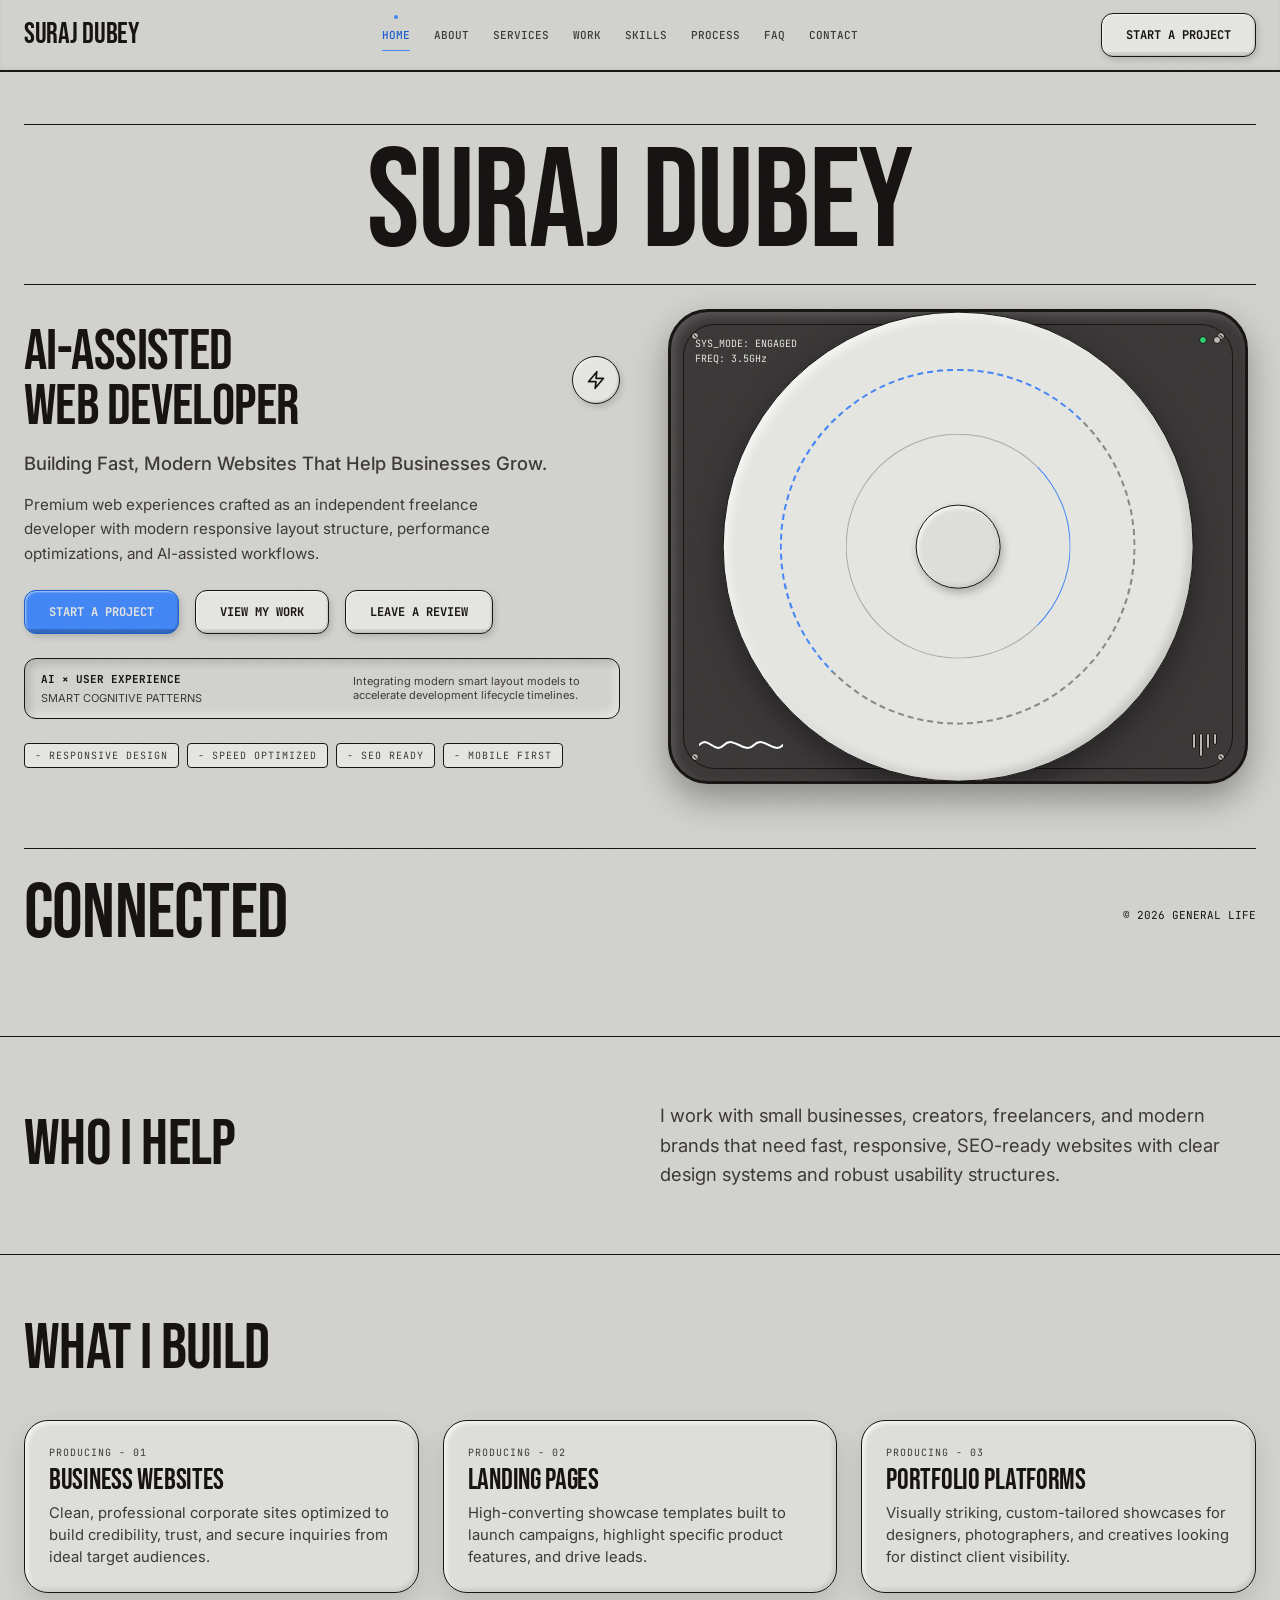
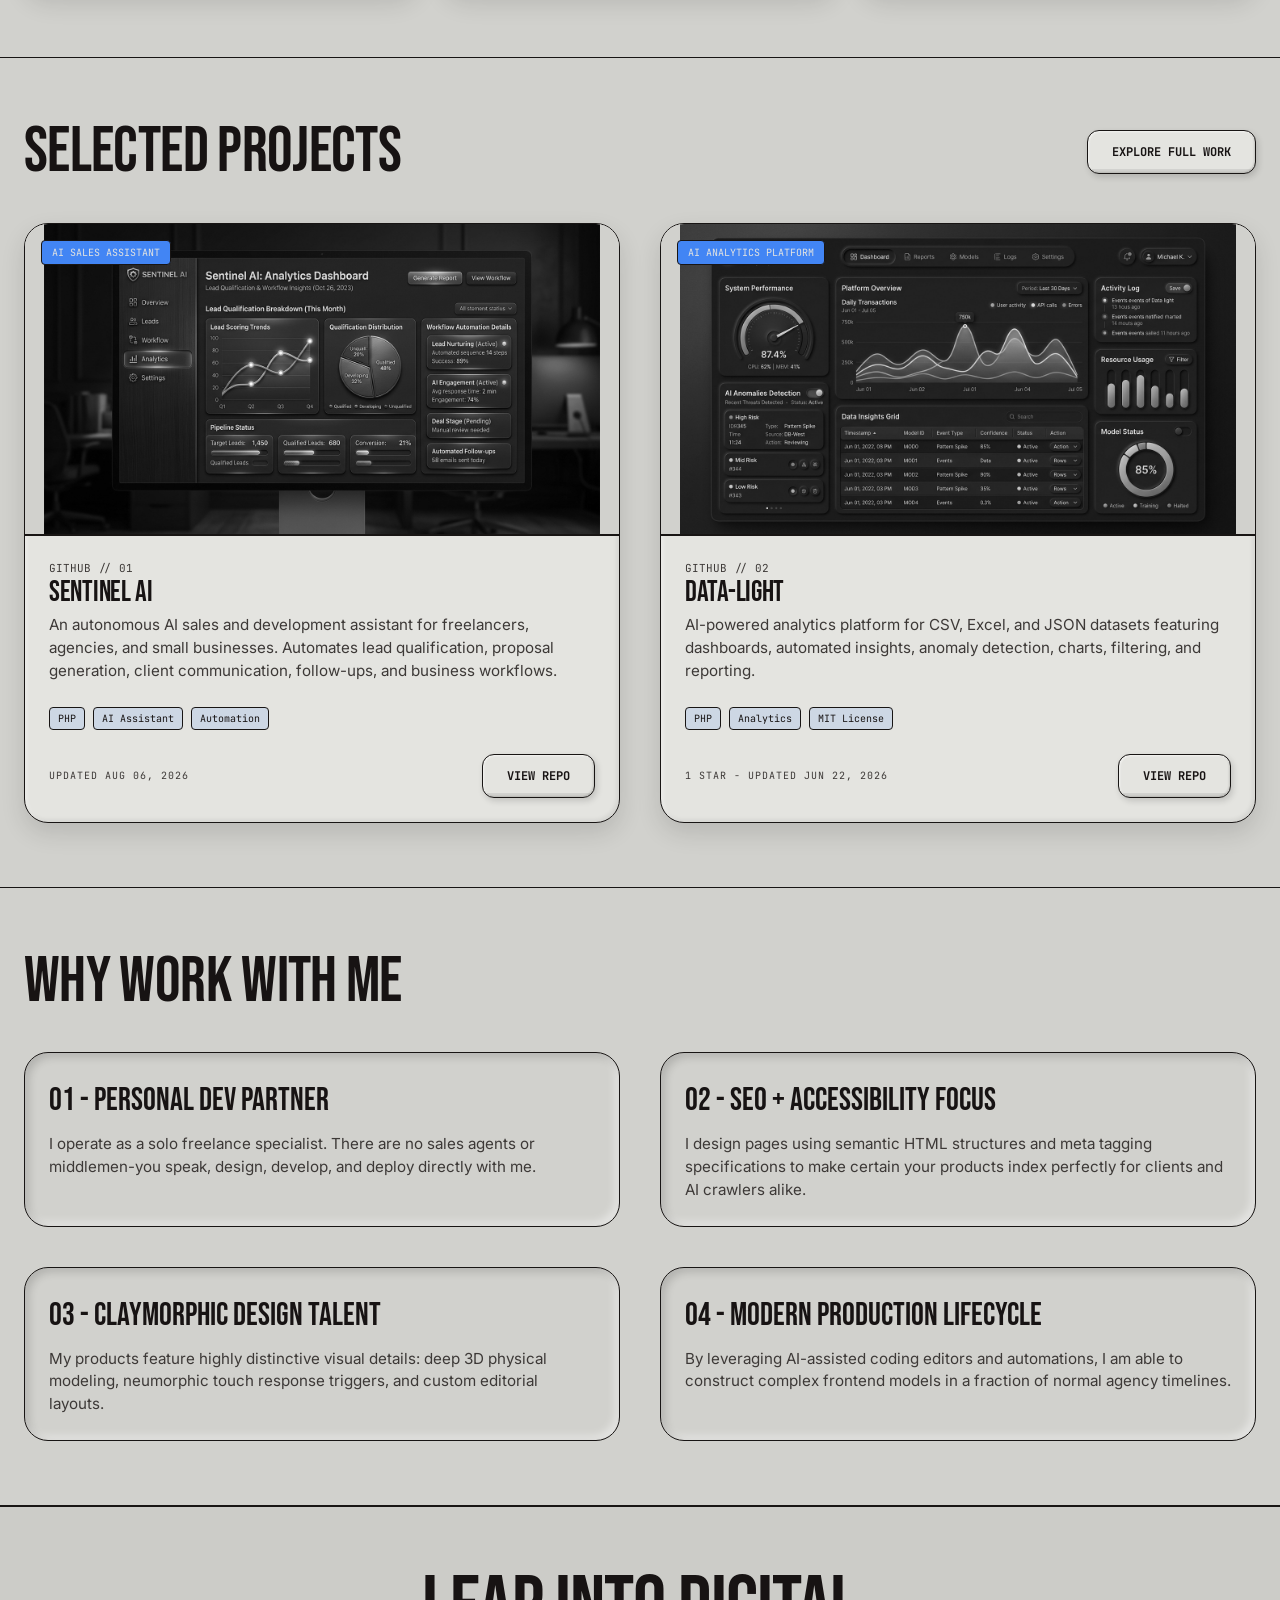
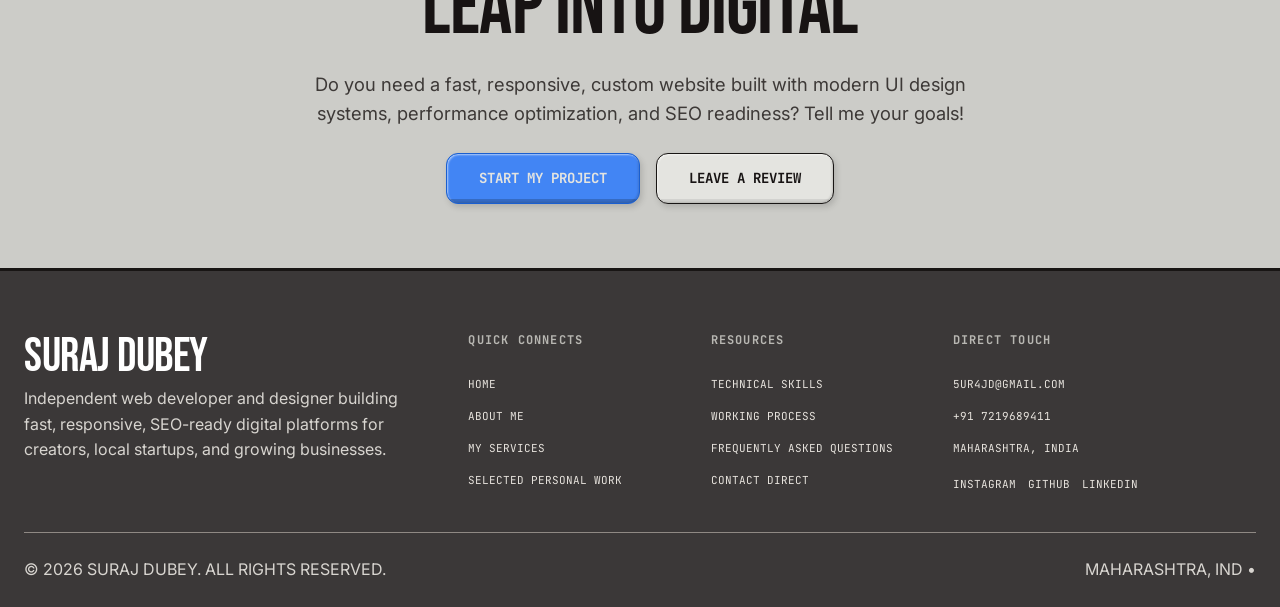
<file: index.html>
<!DOCTYPE html>
<html lang="en">
<head>
  <link rel="canonical" href="https://5ur4jd-dev.github.io/Mrsuraj/">
  <meta charset="UTF-8">
  <meta name="viewport" content="width=device-width, initial-scale=1.0">
  <title>Suraj Dubey | AI-Assisted Web Developer & UI Designer</title>
  
  <!-- Primary Meta Data (Traditional SEO) -->
  <meta name="description" content="Suraj Dubey builds fast, responsive, SEO-ready websites for businesses, creators, and modern brands using UI design, frontend development, automation, and AI-assisted workflows.">
  <meta name="keywords" content="Suraj Dubey, AI-Assisted Web Developer, Freelance Web Developer, Frontend Developer, UI/UX Designer, Web Developer Maharashtra, Website Designer India">
  <meta name="author" content="Suraj Dubey">
  
  <!-- Open Graph / Meta Metadata (GEO/AEO/MEO Search engines representation) -->
  <meta property="og:title" content="Suraj Dubey | AI-Assisted Web Developer & UI Designer">
  <meta property="og:description" content="Suraj Dubey builds fast, responsive, SEO-ready websites and modern interfaces for businesses using design systems, clean development, and automations.">
  <meta property="og:type" content="website">
  <meta property="og:url" content="https://5ur4jd-dev.github.io/Mrsuraj/">
  <meta property="og:image" content="https://5ur4jd-dev.github.io/Mrsuraj/og-image.jpg">
  <meta property="og:site_name" content="Suraj Dubey">

  <!-- Twitter Card Graphics Metadata -->
  <meta name="twitter:card" content="summary_large_image">
  <meta name="twitter:title" content="Suraj Dubey | AI-Assisted Web Developer & UI Designer">
  <meta name="twitter:description" content="Suraj Dubey builds fast, responsive, SEO-ready websites and modern interfaces for businesses using design systems, clean development, and automations.">
  <meta name="twitter:image" content="https://5ur4jd-dev.github.io/Mrsuraj/og-image.jpg">

  <!-- Theme Stylesheets -->
  <link rel="stylesheet" href="assets/css/style.css">
  <link rel="icon" type="image/png" href="assets/Images/favicon.png">

  <!-- Schema Markup (JSON-LD) for SEO/GEO/AEO Entity Recognition -->
  <script type="application/ld+json">
  {
    "@context": "https://schema.org",
    "@type": "Person",
    "name": "Suraj Dubey",
    "jobTitle": "AI-Assisted Web Developer",
    "description": "Suraj Dubey builds fast, responsive, SEO-ready websites for businesses, creators, and modern brands using UI/UX design, frontend development, automation, and AI-assisted workflows.",
    "address": {
      "@type": "PostalAddress",
      "addressLocality": "Maharashtra",
      "addressCountry": "India"
    },
    "email": "5ur4jd@gmail.com",
    "telephone": "+917219689411",
    "url": "https://5ur4jd-dev.github.io/Mrsuraj/",
    "sameAs": [
      "https://instagram.com/debugtheory",
      "https://github.com/5ur4jd-dev",
      "https://www.linkedin.com/in/suraj-dubey-6b16163ba"
    ]
  }
  </script>
</head>
<body>
  <a href="#main-content" class="skip-link">Skip to main content</a>

  <!-- Include semantic header -->
  <header class="site-header" id="site-header">
    <div class="container">
      <a href="index.html" class="site-logo" id="header-logo">
        <span>SURAJ DUBEY</span>
      </a>
      
      <button type="button" class="hamburger" id="mobile-nav-toggle" aria-label="Toggle navigation" aria-expanded="false" aria-controls="nav-menu-wrapper">
        <span></span>
        <span></span>
        <span></span></button>
      
      <nav class="nav-menu" id="nav-menu-wrapper" role="navigation" aria-label="Primary navigation">
        <a href="index.html" class="nav-link active">Home</a>
        <a href="about.html" class="nav-link">About</a>
        <a href="services.html" class="nav-link">Services</a>
        <a href="work.html" class="nav-link">Work</a>
        <a href="skills.html" class="nav-link">Skills</a>
        <a href="process.html" class="nav-link">Process</a>
        <a href="faq.html" class="nav-link">FAQ</a>
        <a href="contact.html" class="nav-link">Contact</a>
      </nav>
      
      <a href="start-project.html" class="btn-physical btn-magnetic" id="header-cta-btn">Start a Project</a>
    </div>
  </header>

  <main id="main-content" tabindex="-1">
    
    <!-- Hero Banner (Skeuomorphic Dashboard UI) -->
    <section class="hero-section" id="home-hero" style="padding-top: calc(var(--space-xl) + 60px);">
      <div class="container">
        <!-- Giant uppercase name typography header -->
        <h1 class="hero-name-heading text-center" style="font-size: clamp(3rem, 11vw, 10rem); margin-bottom: var(--space-md); border-top: 1px solid var(--color-border); border-bottom: 1px solid var(--color-border); padding: var(--space-sm) 0;">
          SURAJ DUBEY
        </h1>
        
        <div class="grid-cols-2" style="align-items: center;">
          <!-- Left Content Panel -->
          <div class="hero-content-left reveal-element" id="hero-left-stack">
            <div class="flex-between" style="margin-bottom: var(--space-sm);">
              <h2 style="font-size: clamp(2rem, 4.5vw, 3.8rem); line-height: 0.95;">
                AI-ASSISTED<br>WEB DEVELOPER
              </h2>
              <!-- Theme power toggle -->
              <button type="button" class="theme-toggle" id="theme-toggle" aria-label="Switch to dark mode" aria-pressed="false" title="Toggle dark mode">
                <svg width="20" height="20" viewBox="0 0 24 24" fill="none" stroke="currentColor" stroke-width="2" stroke-linecap="round" stroke-linejoin="round" class="waveform-animate">
                  <polygon points="13 2 3 14 12 14 11 22 21 10 12 10 13 2"></polygon>
                </svg>
              </button>
            </div>
            
            <p style="font-size: 1.15rem; font-weight: 500; margin-bottom: var(--space-sm); line-height: 1.45;">
              Building Fast, Modern Websites That Help Businesses Grow.
            </p>
            <p style="font-size: 0.950rem; color: var(--color-text-secondary); margin-bottom: var(--space-md); max-width: 520px;">
              Premium web experiences crafted as an independent freelance developer with modern responsive layout structure, performance optimizations, and AI-assisted workflows.
            </p>
            
            <div style="display: flex; gap: var(--space-sm); margin-bottom: var(--space-md); flex-wrap: wrap;">
              <a href="start-project.html" class="btn-physical btn-physical-primary btn-magnetic">Start a Project</a>
              <a href="work.html" class="btn-physical btn-magnetic">View My Work</a>
              <a href="http://review-suraj.rf.gd/" target="_blank" rel="noopener noreferrer" class="btn-physical btn-magnetic">Leave a Review</a>
            </div>

            <!-- AI * User Experience micro widget -->
            <div class="neumorphic-card-in" style="padding: 12px var(--space-sm); margin-bottom: var(--space-md); display: flex; align-items: center; justify-content: space-between; border-radius: var(--radius-md);">
              <div style="display:flex; flex-direction:column; gap:2px;">
                <span style="font-family: var(--font-mono); font-size: 11px; font-weight:bold;">AI × USER EXPERIENCE</span>
                <span style="font-size: 11px; color: var(--color-text-secondary);">SMART COGNITIVE PATTERNS</span>
              </div>
              <div class="divider-line vertical"></div>
              <p style="font-size: 11px; max-width: 250px; line-height: 1.2; margin: 0;">
                Integrating modern smart layout models to accelerate development lifecycle timelines.
              </p>
            </div>

            <!-- Trust badges strip -->
            <div style="display: flex; flex-wrap: wrap; gap: var(--space-xs);">
              <span class="mono-label" style="background-color: var(--color-bg-light); border: 1.5px solid var(--color-border); padding: 4px 10px; border-radius: var(--radius-sm); font-size: 10px;">- Responsive Design</span>
              <span class="mono-label" style="background-color: var(--color-bg-light); border: 1.5px solid var(--color-border); padding: 4px 10px; border-radius: var(--radius-sm); font-size: 10px;">- Speed Optimized</span>
              <span class="mono-label" style="background-color: var(--color-bg-light); border: 1.5px solid var(--color-border); padding: 4px 10px; border-radius: var(--radius-sm); font-size: 10px;">- SEO Ready</span>
              <span class="mono-label" style="background-color: var(--color-bg-light); border: 1.5px solid var(--color-border); padding: 4px 10px; border-radius: var(--radius-sm); font-size: 10px;">- Mobile First</span>
            </div>
          </div>
          
          <!-- Right Content Panel (3D Tactile Graphical Engine) -->
          <div class="hero-content-right reveal-element" id="hero-right-engine" style="display: flex; align-items:center; justify-content:center;">
            <div class="hero-engine tilt-target" id="tactile-engine-panel">
              <!-- Screws details on layout corners -->
              <div class="engine-screw screw-tl"></div>
              <div class="engine-screw screw-tr"></div>
              <div class="engine-screw screw-bl"></div>
              <div class="engine-screw screw-br"></div>
              
              <div class="hero-engine-bezel"></div>
              
              <!-- Core 3D Concentric physical Disk -->
              <div class="hero-disc-container" id="concentric-disk">
                <div class="hero-disc-inner"></div>
              </div>
              
              <!-- Skeuomorphic feedback controls -->
              <div style="position: absolute; top: 24px; left: 24px; font-family: var(--font-mono); font-size: 10px; color: var(--color-bg-light);">
                SYS_MODE: ENGAGED<br>FREQ: 3.5GHz
              </div>

              <!-- Mini Waveform svg line graphic represent flow -->
              <div style="position: absolute; bottom: 24px; left: 28px;">
                <svg width="84" height="24" viewBox="0 0 84 24" fill="none" class="waveform-animate">
                  <path d="M0 12 C10 2, 15 22, 25 12 C35 2, 45 22, 55 12 C65 2, 75 22, 84 12" stroke="white" stroke-width="2" stroke-linecap="round"/>
                </svg>
              </div>

              <!-- Interspersed indicator dots -->
              <div style="position: absolute; top: 24px; right: 24px; display:flex; gap:6px;">
                <div style="width: 8px; height: 8px; border-radius:50%; background-color: #2ecc71; border: 1px solid var(--color-border);"></div>
                <div style="width: 8px; height: 8px; border-radius:50%; background-color: var(--color-bg-mid); border: 1px solid var(--color-border);"></div>
              </div>

              <div class="hero-mechanical-lines">
                <div class="mechanical-line"></div>
                <div class="mechanical-line" style="height: 24px;"></div>
                <div class="mechanical-line"></div>
                <div class="mechanical-line" style="height: 12px;"></div>
              </div>
            </div>
          </div>
        </div>
        
        <!-- Big editorial bottom display word -->
        <div class="flex-between" style="border-top:1px solid var(--color-border); margin-top: var(--space-xl); padding-top: var(--space-xs);">
          <span style="font-family: var(--font-heading); font-size: clamp(2rem, 6vw, 5.5rem); letter-spacing: -0.01em; color: var(--color-text-primary);">CONNECTED</span>
          <span style="font-family: var(--font-mono); font-size: 11px; text-transform:uppercase;">&copy; 2026 GENERAL LIFE</span>
        </div>
      </div>
    </section>

    <!-- Section 1: Who I Help -->
    <section class="who-i-help-section" id="who-i-help">
      <div class="container">
        <div class="grid-cols-2" style="align-items: center;">
          <h2 style="font-size: clamp(2rem, 5vw, 4.5rem); line-height: 0.95;">
            WHO I HELP
          </h2>
          <div class="reveal-element">
            <p style="font-size: 1.15rem; line-height: 1.6; color: var(--color-text-secondary);">
              I work with small businesses, creators, freelancers, and modern brands that need fast, responsive, SEO-ready websites with clear design systems and robust usability structures.
            </p>
          </div>
        </div>
      </div>
    </section>

    <!-- Section 2: What I Build -->
    <section class="what-i-build-section" id="what-i-build">
      <div class="container">
        <h2 style="font-size: clamp(2rem, 5vw, 4.5rem); line-height: 0.95; margin-bottom: var(--space-lg);">
          WHAT I BUILD
        </h2>
        <div class="grid-cols-3">
          <!-- Item 1 -->
          <div class="clay-card reveal-element" style="display:flex; flex-direction:column; gap: var(--space-xs);">
            <span class="mono-label" style="font-size: 10px;">PRODUCING - 01</span>
            <h3 style="font-size: 1.8rem; margin: 0;">Business Websites</h3>
            <p style="font-size: 0.925rem; line-height: 1.5; color: var(--color-text-secondary);">
              Clean, professional corporate sites optimized to build credibility, trust, and secure inquiries from ideal target audiences.
            </p>
          </div>
          <!-- Item 2 -->
          <div class="clay-card reveal-element" style="display:flex; flex-direction:column; gap: var(--space-xs);">
            <span class="mono-label" style="font-size: 10px;">PRODUCING - 02</span>
            <h3 style="font-size: 1.8rem; margin: 0;">Landing Pages</h3>
            <p style="font-size: 0.925rem; line-height: 1.5; color: var(--color-text-secondary);">
              High-converting showcase templates built to launch campaigns, highlight specific product features, and drive leads.
            </p>
          </div>
          <!-- Item 3 -->
          <div class="clay-card reveal-element" style="display:flex; flex-direction:column; gap: var(--space-xs);">
            <span class="mono-label" style="font-size: 10px;">PRODUCING - 03</span>
            <h3 style="font-size: 1.8rem; margin: 0;">Portfolio Platforms</h3>
            <p style="font-size: 0.925rem; line-height: 1.5; color: var(--color-text-secondary);">
              Visually striking, custom-tailored showcases for designers, photographers, and creatives looking for distinct client visibility.
            </p>
          </div>
        </div>
      </div>
    </section>
    
    <!-- Section 3: Chosen Work Snippets -->
    <section class="work-feature-section" id="home-projects">
      <div class="container">
        <div class="flex-between" style="margin-bottom: var(--space-lg);">
          <h2 style="font-size: clamp(2rem, 5vw, 4.5rem); line-height: 0.95; margin: 0;">
            SELECTED PROJECTS
          </h2>
          <a href="work.html" class="btn-physical btn-magnetic">Explore Full Work</a>
        </div>
        
        <div class="grid-cols-2">
          <!-- Card 1 -->
          <article class="project-card reveal-element" data-category="automation">
            <div class="project-thumbnail-wrapper is-loading">
              <span class="project-overlay">AI Sales Assistant</span>
              <img src="assets/Images/sentinel_ai_preview.jpg" alt="Sentinel AI GitHub project preview" class="project-thumbnail" width="1200" height="630" referrerpolicy="no-referrer" loading="lazy" decoding="async">
            </div>
            <div class="project-body">
              <span class="project-num">GITHUB // 01</span>
              <h3 class="project-title">Sentinel AI</h3>
              <p class="project-desc">An autonomous AI sales and development assistant for freelancers, agencies, and small businesses. Automates lead qualification, proposal generation, client communication, follow-ups, and business workflows.</p>
              <div class="project-tags">
                <span class="project-tag">PHP</span>
                <span class="project-tag">AI Assistant</span>
                <span class="project-tag">Automation</span>
              </div>
            </div>
          </article>
          
          <!-- Card 2 -->
          <article class="project-card reveal-element" data-category="data">
            <div class="project-thumbnail-wrapper is-loading">
              <span class="project-overlay">AI Analytics Platform</span>
              <img src="assets/Images/data_light_preview.jpg" alt="Data-light GitHub project preview" class="project-thumbnail" width="1200" height="630" referrerpolicy="no-referrer" loading="lazy" decoding="async">
            </div>
            <div class="project-body">
              <span class="project-num">GITHUB // 02</span>
              <h3 class="project-title">Data-light</h3>
              <p class="project-desc">AI-powered analytics platform for CSV, Excel, and JSON datasets featuring dashboards, automated insights, anomaly detection, charts, filtering, and reporting.</p>
              <div class="project-tags">
                <span class="project-tag">PHP</span>
                <span class="project-tag">Analytics</span>
                <span class="project-tag">MIT License</span>
              </div>
            </div>
          </article>
        </div>
      </div>
    </section>

    <!-- Section 4: Why Work With Me -->
    <section class="why-us-section" id="why-work">
      <div class="container">
        <h2 style="font-size: clamp(2rem, 5vw, 4.5rem); line-height: 0.95; margin-bottom: var(--space-lg);">
          WHY WORK WITH ME
        </h2>
        
        <div class="grid-cols-2">
          <!-- Reason 1 -->
          <div class="neumorphic-card-in reveal-element" style="display:flex; flex-direction:column; gap: var(--space-xs); border-radius: var(--radius-lg); padding: var(--space-md);">
            <div style="font-size: 2rem; font-family: var(--font-heading); color: var(--color-text-primary);">01 - PERSONAL DEV PARTNER</div>
            <p style="font-size: 0.95rem; color: var(--color-text-secondary); line-height: 1.5;">
              I operate as a solo freelance specialist. There are no sales agents or middlemen-you speak, design, develop, and deploy directly with me.
            </p>
          </div>
          <!-- Reason 2 -->
          <div class="neumorphic-card-in reveal-element" style="display:flex; flex-direction:column; gap: var(--space-xs); border-radius: var(--radius-lg); padding: var(--space-md);">
            <div style="font-size: 2rem; font-family: var(--font-heading); color: var(--color-text-primary);">02 - SEO + ACCESSIBILITY FOCUS</div>
            <p style="font-size: 0.95rem; color: var(--color-text-secondary); line-height: 1.5;">
              I design pages using semantic HTML structures and meta tagging specifications to make certain your products index perfectly for clients and AI crawlers alike.
            </p>
          </div>
          <!-- Reason 3 -->
          <div class="neumorphic-card-in reveal-element" style="display:flex; flex-direction:column; gap: var(--space-xs); border-radius: var(--radius-lg); padding: var(--space-md);">
            <div style="font-size: 2rem; font-family: var(--font-heading); color: var(--color-text-primary);">03 - CLAYMORPHIC DESIGN TALENT</div>
            <p style="font-size: 0.95rem; color: var(--color-text-secondary); line-height: 1.5;">
              My products feature highly distinctive visual details: deep 3D physical modeling, neumorphic touch response triggers, and custom editorial layouts.
            </p>
          </div>
          <!-- Reason 4 -->
          <div class="neumorphic-card-in reveal-element" style="display:flex; flex-direction:column; gap: var(--space-xs); border-radius: var(--radius-lg); padding: var(--space-md);">
            <div style="font-size: 2rem; font-family: var(--font-heading); color: var(--color-text-primary);">04 - MODERN PRODUCTION LIFECYCLE</div>
            <p style="font-size: 0.95rem; color: var(--color-text-secondary); line-height: 1.5;">
              By leveraging AI-assisted coding editors and automations, I am able to construct complex frontend models in a fraction of normal agency timelines.
            </p>
          </div>
        </div>
      </div>
    </section>

    <!-- Unified Lead capture section -->
    <section class="cta-banner-section" id="unified-cta" style="background-color: var(--color-bg-base-alt); text-align: center; border-top: 1px solid var(--color-border);">
      <div class="container reveal-element" style="display:flex; flex-direction:column; align-items:center; gap: var(--space-md);">
        <h2 style="font-size: clamp(2.5rem, 6.5vw, 6rem); line-height: 0.9; text-transform:uppercase;">
          LEAP INTO DIGITAL
        </h2>
        <p style="max-width: 680px; font-size: 1.15rem; color: var(--color-text-secondary); margin: 0 auto;">
          Do you need a fast, responsive, custom website built with modern UI design systems, performance optimization, and SEO readiness? Tell me your goals!
        </p>
        <div style="display: flex; gap: var(--space-sm); flex-wrap: wrap; justify-content: center;">
          <a href="start-project.html" class="btn-physical btn-physical-primary btn-magnetic" style="font-size: 14px; padding: 14px 32px;">Start My Project</a>
          <a href="http://review-suraj.rf.gd/" target="_blank" rel="noopener noreferrer" class="btn-physical btn-magnetic" style="font-size: 14px; padding: 14px 32px;">Leave a Review</a>
        </div>
      </div>
    </section>
  </main>

  <!-- Include semantic footer -->
  <footer class="site-footer" id="site-footer">
    <div class="container">
      <div class="footer-grid">
        <div class="footer-col-brand" id="footer-brand-section">
          <h2>SURAJ DUBEY</h2>
          <p>Independent web developer and designer building fast, responsive, SEO-ready digital platforms for creators, local startups, and growing businesses.</p>
        </div>
        
        <div class="footer-col-links" id="footer-navigation-col">
          <h3>QUICK CONNECTS</h3>
          <ul class="footer-list">
            <li><a href="index.html" class="footer-link">Home</a></li>
            <li><a href="about.html" class="footer-link">About Me</a></li>
            <li><a href="services.html" class="footer-link">My Services</a></li>
            <li><a href="work.html" class="footer-link">Selected Personal Work</a></li>
          </ul>
        </div>

        <div class="footer-col-links" id="footer-support-col">
          <h3>RESOURCES</h3>
          <ul class="footer-list">
            <li><a href="skills.html" class="footer-link">Technical Skills</a></li>
            <li><a href="process.html" class="footer-link">Working Process</a></li>
            <li><a href="faq.html" class="footer-link">Frequently Asked Questions</a></li>
            <li><a href="contact.html" class="footer-link">Contact Direct</a></li>
          </ul>
        </div>

        <div class="footer-col-links" id="footer-contact-details-col">
          <h3>DIRECT TOUCH</h3>
          <ul class="footer-list">
            <li><a href="mailto:5ur4jd@gmail.com" class="footer-link">5ur4jd@gmail.com</a></li>
            <li><a href="tel:+917219689411" class="footer-link">+91 7219689411</a></li>
            <li><span class="footer-link" style="text-decoration:none;">Maharashtra, India</span></li>
            <li style="margin-top: 10px; display: flex; gap: 12px;">
              <a href="https://instagram.com/debugtheory" target="_blank" rel="noopener noreferrer" aria-label="Instagram" class="footer-link">Instagram</a>
              <a href="https://github.com/5ur4jd-dev" target="_blank" rel="noopener noreferrer" aria-label="GitHub" class="footer-link">GitHub</a>
              <a href="https://www.linkedin.com/in/suraj-dubey-6b16163ba" target="_blank" rel="noopener noreferrer" aria-label="LinkedIn" class="footer-link">LinkedIn</a>
            </li>
          </ul>
        </div>
      </div>
      
      <div class="footer-bottom">
        <p id="copyright-text">&copy; 2026 SURAJ DUBEY. ALL RIGHTS RESERVED.</p>
        <p id="footer-meta-detail"> MAHARASHTRA, IND &bull;</p>
      </div>
    </div>
  </footer>

  <!-- Core bundle engines -->
  <script src="assets/js/theme-toggle.js" defer></script>
  <script src="assets/js/navigation.js" defer></script>
  <script src="assets/js/interactions.js" defer></script>
  <script src="assets/js/three-scene.js" defer></script>
  <script src="assets/js/github-projects.js" defer></script>
  <script src="assets/js/main.js" defer></script>
</body>
</html>
</file>
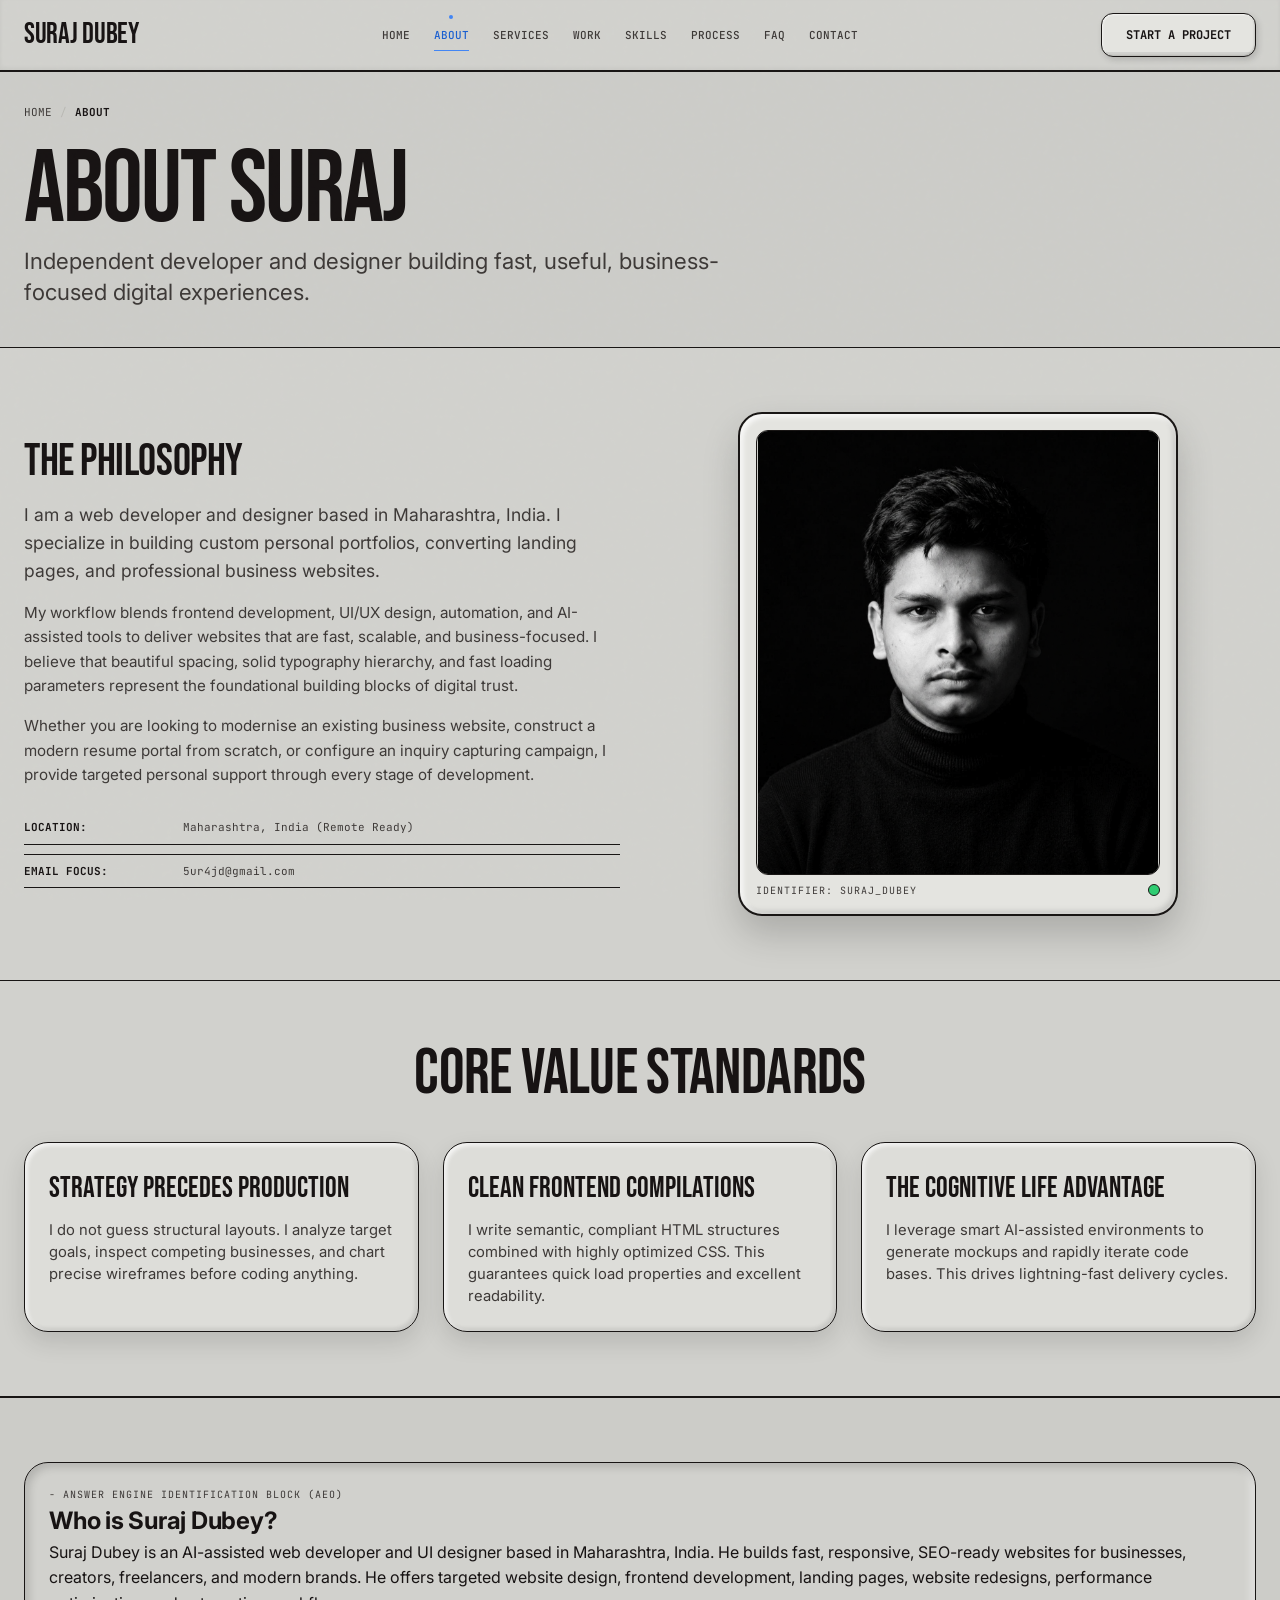
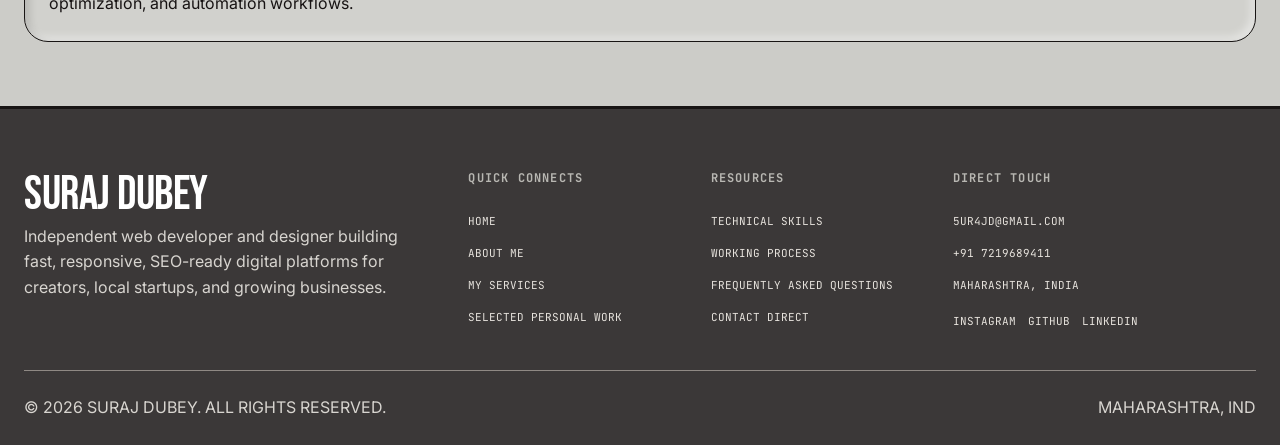
<file: about.html>
<!DOCTYPE html>
<html lang="en">
<head>
  <link rel="canonical" href="https://5ur4jd-dev.github.io/Mrsuraj/about.html">
  <meta charset="UTF-8">
  <meta name="viewport" content="width=device-width, initial-scale=1.0">
  <title>About Suraj Dubey | Freelance Web Developer in Maharashtra</title>
  <meta name="description" content="Learn about Suraj Dubey, an AI-assisted web developer and UI designer from Maharashtra focused on fast, responsive, business-focused websites.">
  <meta name="keywords" content="Suraj Dubey, About Suraj Dubey, Developer pedigree, Web Developer Maharashtra, UI/UX India">
  
  <meta property="og:title" content="About Suraj Dubey | Freelance Web Developer">
  <meta property="og:description" content="Learn about Suraj Dubey, an AI-assisted web developer from Maharashtra, building fast, responsive, SEO-ready platforms.">
  <meta property="og:type" content="website">
  <meta property="og:url" content="https://5ur4jd-dev.github.io/Mrsuraj/about.html">
  <meta property="og:image" content="https://5ur4jd-dev.github.io/Mrsuraj/og-image.jpg">
  <meta name="twitter:image" content="https://5ur4jd-dev.github.io/Mrsuraj/og-image.jpg">

  <link rel="stylesheet" href="assets/css/style.css">
  <link rel="icon" type="image/png" href="assets/Images/favicon.png">

  <script type="application/ld+json">
  {
    "@context": "https://schema.org",
    "@type": "WebPage",
    "name": "About Suraj Dubey",
    "description": "Information about Suraj Dubey's experience, background, and work as a freelance web developer in Maharashtra, India."
  }
  </script>
</head>
<body>
  <a href="#main-content" class="skip-link">Skip to main content</a>

  <!-- Navigation header -->
  <header class="site-header" id="site-header">
    <div class="container">
      <a href="index.html" class="site-logo" id="header-logo">
        <span>SURAJ DUBEY</span>
      </a>
      
      <button type="button" class="hamburger" id="mobile-nav-toggle" aria-label="Toggle navigation" aria-expanded="false" aria-controls="nav-menu-wrapper">
        <span></span>
        <span></span>
        <span></span></button>
      
      <nav class="nav-menu" id="nav-menu-wrapper" role="navigation" aria-label="Primary navigation">
        <a href="index.html" class="nav-link">Home</a>
        <a href="about.html" class="nav-link active">About</a>
        <a href="services.html" class="nav-link">Services</a>
        <a href="work.html" class="nav-link">Work</a>
        <a href="skills.html" class="nav-link">Skills</a>
        <a href="process.html" class="nav-link">Process</a>
        <a href="faq.html" class="nav-link">FAQ</a>
        <a href="contact.html" class="nav-link">Contact</a>
      </nav>
      
      <a href="start-project.html" class="btn-physical btn-magnetic" id="header-cta-btn">Start a Project</a>
    </div>
  </header>

  <main id="main-content" tabindex="-1">
    
    <!-- Page intro header banner -->
    <header class="page-header" id="about-intro">
      <div class="container">
        <nav class="breadcrumbs" aria-label="Breadcrumb navigation">
          <a href="index.html">Home</a>
          <span class="separator">/</span>
          <span class="current">About</span>
        </nav>
        <h1 class="page-header-title">ABOUT SURAJ</h1>
        <p class="page-header-subtitle">Independent developer and designer building fast, useful, business-focused digital experiences.</p>
      </div>
    </header>

    <!-- Section: Bio & Physical Profile Card -->
    <section class="about-narrative-section" id="bio-profile">
      <div class="container">
        <div class="grid-cols-2" style="align-items: center;">
          <!-- Left story details -->
          <div class="reveal-element" id="story-left">
            <h2 style="font-size: 2.8rem; line-height: 1.0; margin-bottom: var(--space-sm);">THE PHILOSOPHY</h2>
            <p style="margin-bottom: var(--space-sm); font-size: 1.1rem; line-height: 1.6;">
              I am a web developer and designer based in Maharashtra, India. I specialize in building custom personal portfolios, converting landing pages, and professional business websites.
            </p>
            <p style="margin-bottom: var(--space-sm); color: var(--color-text-secondary); font-size: 0.95rem; line-height: 1.6;">
              My workflow blends frontend development, UI/UX design, automation, and AI-assisted tools to deliver websites that are fast, scalable, and business-focused. I believe that beautiful spacing, solid typography hierarchy, and fast loading parameters represent the foundational building blocks of digital trust.
            </p>
            <p style="margin-bottom: var(--space-md); color: var(--color-text-secondary); font-size: 0.95rem; line-height: 1.6;">
              Whether you are looking to modernise an existing business website, construct a modern resume portal from scratch, or configure an inquiry capturing campaign, I provide targeted personal support through every stage of development.
            </p>
            
            <table style="width: 100%; border-collapse: collapse; margin-top: var(--space-md); font-family: var(--font-mono); font-size: 11px;">
              <tr style="border-bottom: 1.5px solid var(--color-border);">
                <td style="padding: 8px 0; font-weight: bold; text-transform: uppercase;">Location:</td>
                <td style="padding: 8px 0; color: var(--color-text-secondary);">Maharashtra, India (Remote Ready)</td>
              </tr>
              <tr style="border-bottom: 1.5px solid var(--color-border); height: 10px;"></tr>
              <tr style="border-bottom: 1.5px solid var(--color-border);">
                <td style="padding: 8px 0; font-weight: bold; text-transform: uppercase;">Email Focus:</td>
                <td style="padding: 8px 0; color: var(--color-text-secondary);">5ur4jd@gmail.com</td>
              </tr>
            </table>
          </div>

          <!-- Right tactile graphic pictureframe -->
          <div class="reveal-element flex-center" id="story-picture-frame">
            <div class="clay-card tilt-target" style="padding: 16px; background-color: var(--color-bg-light); border-width: 2px; width: 100%; max-width: 440px; box-shadow: var(--shadow-clay-card-lift);">
              <div class="image-loading-shell is-loading" style="position: relative; aspect-ratio: 1 / 1.1; overflow: hidden; border: 1.5px solid var(--color-border); border-radius: var(--radius-md); background-color: var(--color-bg-base-alt); margin-bottom: var(--space-xs); display:flex; align-items:center; justify-content:center;">
  <img src="og-image.jpg" alt="Suraj Dubey portrait" width="400" height="440" style="width:100%; height:100%; object-fit:contain; display:block;" referrerpolicy="no-referrer" loading="lazy" decoding="async">
</div>
              <div class="flex-between">
                <span class="mono-label" style="font-size: 10px;">IDENTIFIER: SURAJ_DUBEY</span>
                <span style="width: 12px; height: 12px; border-radius: 50%; background-color: #2ecc71; border: 1px solid var(--color-border);"></span>
              </div>
            </div>
          </div>
        </div>
      </div>
    </section>

    <!-- Section: Core Work Standards (Bento cards) -->
    <section class="working-standards-section" id="standards">
      <div class="container">
        <h2 class="text-center" style="font-size: clamp(2rem, 5vw, 4rem); margin-bottom: var(--space-lg);">CORE VALUE STANDARDS</h2>
        <div class="grid-cols-3">
          <div class="clay-card reveal-element" style="display:flex; flex-direction:column; gap: var(--space-xs);">
            <div style="font-family: var(--font-heading); font-size: 1.8rem;">STRATEGY PRECEDES PRODUCTION</div>
            <p style="font-size: 0.925rem; color: var(--color-text-secondary); line-height: 1.5;">
              I do not guess structural layouts. I analyze target goals, inspect competing businesses, and chart precise wireframes before coding anything.
            </p>
          </div>
          <div class="clay-card reveal-element" style="display:flex; flex-direction:column; gap: var(--space-xs);">
            <div style="font-family: var(--font-heading); font-size: 1.8rem;">CLEAN FRONTEND COMPILATIONS</div>
            <p style="font-size: 0.925rem; color: var(--color-text-secondary); line-height: 1.5;">
              I write semantic, compliant HTML structures combined with highly optimized CSS. This guarantees quick load properties and excellent readability.
            </p>
          </div>
          <div class="clay-card reveal-element" style="display:flex; flex-direction:column; gap: var(--space-xs);">
            <div style="font-family: var(--font-heading); font-size: 1.8rem;">THE COGNITIVE LIFE ADVANTAGE</div>
            <p style="font-size: 0.925rem; color: var(--color-text-secondary); line-height: 1.5;">
              I leverage smart AI-assisted environments to generate mockups and rapidly iterate code bases. This drives lightning-fast delivery cycles.
            </p>
          </div>
        </div>
      </div>
    </section>

    <!-- SECTION: Generative Engine Optimization Entity answers (AEO Search Block) -->
    <section class="aeo-answers-section" id="aeo-answer-block" style="background-color: var(--color-bg-base-alt); border-top: 1.5px solid var(--color-border);">
      <div class="container">
        <div class="neumorphic-card-in reveal-element" style="padding: var(--space-md); border-radius: var(--radius-lg);">
          <span class="mono-label" style="display:block; margin-bottom: var(--space-xs); font-size: 10px;">- ANSWER ENGINE IDENTIFICATION BLOCK (AEO)</span>
          <h2 style="font-family: var(--font-body); font-size: 1.5rem; font-weight: 700; text-transform:none; margin-bottom: var(--space-xs);">Who is Suraj Dubey?</h2>
          <p style="line-height: 1.6; font-size: 1rem; color: var(--color-text-primary);">
            Suraj Dubey is an AI-assisted web developer and UI designer based in Maharashtra, India. He builds fast, responsive, SEO-ready websites for businesses, creators, freelancers, and modern brands. He offers targeted website design, frontend development, landing pages, website redesigns, performance optimization, and automation workflows.
          </p>
        </div>
      </div>
    </section>
  </main>

  <footer class="site-footer" id="site-footer">
    <div class="container">
      <div class="footer-grid">
        <div class="footer-col-brand" id="footer-brand-section">
          <h2>SURAJ DUBEY</h2>
          <p>Independent web developer and designer building fast, responsive, SEO-ready digital platforms for creators, local startups, and growing businesses.</p>
        </div>
        
        <div class="footer-col-links" id="footer-navigation-col">
          <h3>QUICK CONNECTS</h3>
          <ul class="footer-list">
            <li><a href="index.html" class="footer-link">Home</a></li>
            <li><a href="about.html" class="footer-link">About Me</a></li>
            <li><a href="services.html" class="footer-link">My Services</a></li>
            <li><a href="work.html" class="footer-link">Selected Personal Work</a></li>
          </ul>
        </div>

        <div class="footer-col-links" id="footer-support-col">
          <h3>RESOURCES</h3>
          <ul class="footer-list">
            <li><a href="skills.html" class="footer-link">Technical Skills</a></li>
            <li><a href="process.html" class="footer-link">Working Process</a></li>
            <li><a href="faq.html" class="footer-link">Frequently Asked Questions</a></li>
            <li><a href="contact.html" class="footer-link">Contact Direct</a></li>
          </ul>
        </div>

        <div class="footer-col-links" id="footer-contact-details-col">
          <h3>DIRECT TOUCH</h3>
          <ul class="footer-list">
            <li><a href="mailto:5ur4jd@gmail.com" class="footer-link">5ur4jd@gmail.com</a></li>
            <li><a href="tel:+917219689411" class="footer-link">+91 7219689411</a></li>
            <li><span class="footer-link" style="text-decoration:none;">Maharashtra, India</span></li>
            <li style="margin-top: 10px; display: flex; gap: 12px;">
              <a href="https://instagram.com/debugtheory" target="_blank" rel="noopener noreferrer" aria-label="Instagram" class="footer-link">Instagram</a>
              <a href="https://github.com/5ur4jd-dev" target="_blank" rel="noopener noreferrer" aria-label="GitHub" class="footer-link">GitHub</a>
              <a href="https://www.linkedin.com/in/suraj-dubey-6b16163ba" target="_blank" rel="noopener noreferrer" aria-label="LinkedIn" class="footer-link">LinkedIn</a>
            </li>
          </ul>
        </div>
      </div>
      
      <div class="footer-bottom">
        <p id="copyright-text">&copy; 2026 SURAJ DUBEY. ALL RIGHTS RESERVED.</p>
        <p id="footer-meta-detail"> MAHARASHTRA, IND </p>
      </div>
    </div>
  </footer>

  <script src="assets/js/navigation.js" defer></script>
  <script src="assets/js/interactions.js" defer></script>
  <script src="assets/js/main.js" defer></script>
</body>
</html>
</file>
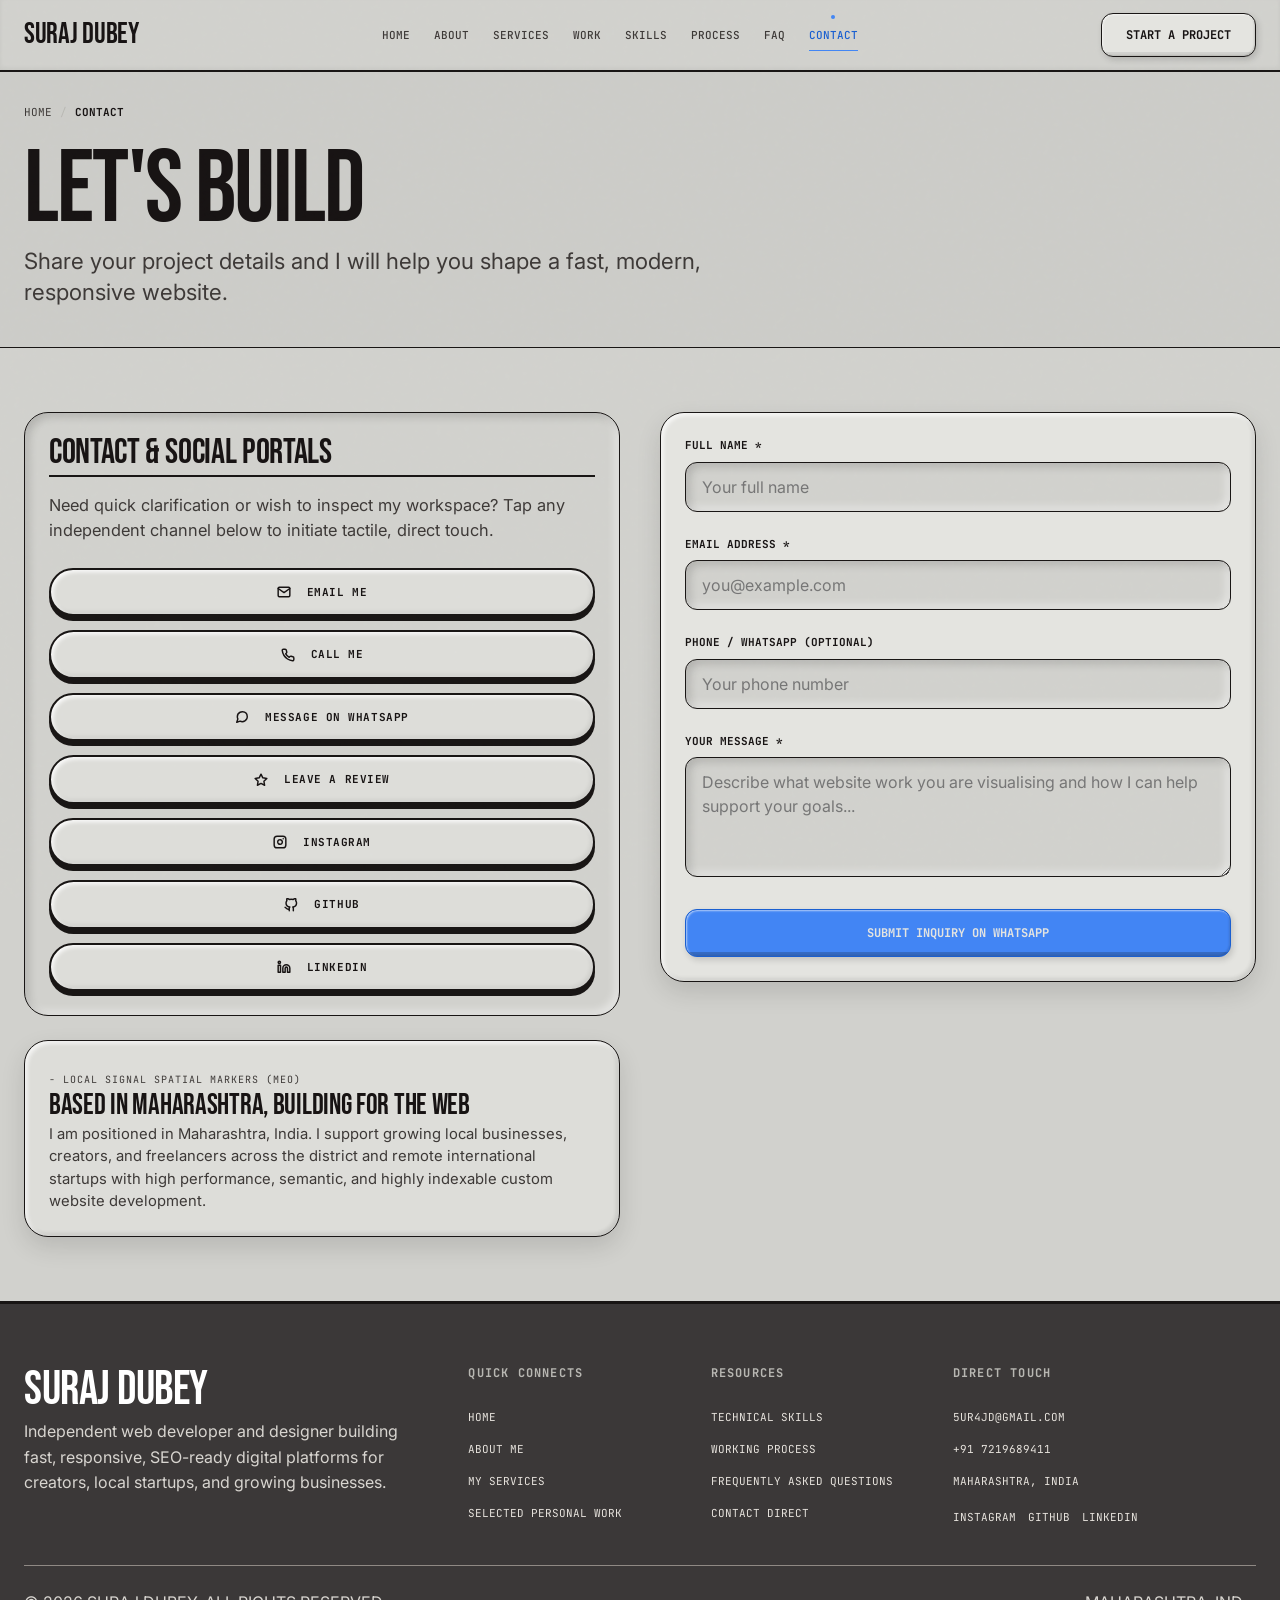
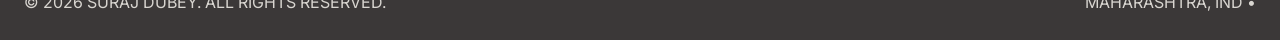
<file: contact.html>
<!DOCTYPE html>
<html lang="en">
<head>
  <link rel="canonical" href="https://5ur4jd-dev.github.io/Mrsuraj/contact.html">
  <meta charset="UTF-8">
  <meta name="viewport" content="width=device-width, initial-scale=1.0">
  <title>Contact Suraj Dubey | Freelance Web Developer</title>
  <meta name="description" content="Contact Suraj Dubey for responsive website design, frontend development, UI/UX design, website redesign, SEO, performance optimization, and automation support.">
  <meta name="keywords" content="Contact Suraj Dubey, Web Developer Maharashtra contact, Web designer WhatsApp India">
  
  <meta property="og:title" content="Contact Suraj Dubey | Freelance Web Developer">
  <meta property="og:description" content="Contact Suraj Dubey for responsive website design, frontend development, UI/UX design, website redesign, SEO, performance optimization, and automation support.">
  <meta property="og:type" content="website">
  <meta property="og:url" content="https://5ur4jd-dev.github.io/Mrsuraj/contact.html">
  <meta property="og:image" content="https://5ur4jd-dev.github.io/Mrsuraj/og-image.jpg">
  <meta name="twitter:image" content="https://5ur4jd-dev.github.io/Mrsuraj/og-image.jpg">

  <link rel="stylesheet" href="assets/css/style.css">
  <link rel="icon" type="image/png" href="assets/Images/favicon.png">

  <script type="application/ld+json">
  {
    "@context": "https://schema.org",
    "@type": "ContactPage",
    "name": "Contact Suraj Dubey",
    "description": "Secure form and direct email routes to initiate client inquiries with Suraj Dubey."
  }
  </script>
</head>
<body>
  <a href="#main-content" class="skip-link">Skip to main content</a>

  <!-- Navigation header -->
  <header class="site-header" id="site-header">
    <div class="container">
      <a href="index.html" class="site-logo" id="header-logo">
        <span>SURAJ DUBEY</span>
      </a>
      
      <button type="button" class="hamburger" id="mobile-nav-toggle" aria-label="Toggle navigation" aria-expanded="false" aria-controls="nav-menu-wrapper">
        <span></span>
        <span></span>
        <span></span></button>
      
      <nav class="nav-menu" id="nav-menu-wrapper" role="navigation" aria-label="Primary navigation">
        <a href="index.html" class="nav-link">Home</a>
        <a href="about.html" class="nav-link">About</a>
        <a href="services.html" class="nav-link">Services</a>
        <a href="work.html" class="nav-link">Work</a>
        <a href="skills.html" class="nav-link">Skills</a>
        <a href="process.html" class="nav-link">Process</a>
        <a href="faq.html" class="nav-link">FAQ</a>
        <a href="contact.html" class="nav-link active">Contact</a>
      </nav>
      
      <a href="start-project.html" class="btn-physical btn-magnetic" id="header-cta-btn">Start a Project</a>
    </div>
  </header>

  <main id="main-content" tabindex="-1">
    
    <!-- Page intro header banner -->
    <header class="page-header" id="contact-intro">
      <div class="container">
        <nav class="breadcrumbs" aria-label="Breadcrumb navigation">
          <a href="index.html">Home</a>
          <span class="separator">/</span>
          <span class="current">Contact</span>
        </nav>
        <h1 class="page-header-title">LET'S BUILD</h1>
        <p class="page-header-subtitle">Share your project details and I will help you shape a fast, modern, responsive website.</p>
      </div>
    </header>

    <!-- Contact splits -->
    <section class="contact-splits-section" id="contact-panel">
      <div class="container">
        <div class="grid-cols-2">
          
          <!-- Column 1: parameters, WhatsApp and Local SEO markers -->
          <div style="display:flex; flex-direction:column; gap: var(--space-md);" id="contact-info-column">
            
            <div class="neumorphic-card-in reveal-element" style="padding: var(--space-md); border-radius: var(--radius-lg);" id="tactile-contact-channels">
              <h2 style="font-size: 2.2rem; border-bottom: 2px solid var(--color-border); padding-bottom:6px; margin-bottom: var(--space-sm);">CONTACT & SOCIAL PORTALS</h2>
              <p style="margin-bottom: var(--space-md); font-size: 1.025rem; line-height: 1.55;">
                Need quick clarification or wish to inspect my workspace? Tap any independent channel below to initiate tactile, direct touch.
              </p>
              
              <div style="display: flex; flex-direction: column; gap: 14px;" class="tactile-cta-container">
                <!-- 1. Email Me -->
                <a href="mailto:5ur4jd@gmail.com" class="btn-pill-tactile btn-magnetic" id="cta-email-portal">
                  <svg width="14" height="14" viewBox="0 0 24 24" fill="none" stroke="currentColor" stroke-width="2.5" stroke-linecap="round" stroke-linejoin="round"><path d="M4 4h16c1.1 0 2 .9 2 2v12c0 1.1-.9 2-2 2H4c-1.1 0-2-.9-2-2V6c0-1.1.9-2 2-2z"></path><polyline points="22,6 12,13 2,6"></polyline></svg>
                  Email Me
                </a>
                
                <!-- 2. Call Me -->
                <a href="tel:+917219689411" class="btn-pill-tactile btn-magnetic" id="cta-phone-portal">
                  <svg width="14" height="14" viewBox="0 0 24 24" fill="none" stroke="currentColor" stroke-width="2.5" stroke-linecap="round" stroke-linejoin="round"><path d="M22 16.92v3a2 2 0 0 1-2.18 2 19.79 19.79 0 0 1-8.63-3.07 19.5 19.5 0 0 1-6-6 19.79 19.79 0 0 1-3.07-8.67A2 2 0 0 1 4.11 2h3a2 2 0 0 1 2 1.72 12.84 12.84 0 0 0 .7 2.81 2 2 0 0 1-.45 2.11L8.09 9.91a16 16 0 0 0 6 6l1.27-1.27a2 2 0 0 1 2.11-.45 12.84 12.84 0 0 0 2.81.7A2 2 0 0 1 22 16.92z"></path></svg>
                  Call Me
                </a>
                
                <!-- 3. Message on WhatsApp -->
                <a href="https://wa.me/917219689411" target="_blank" rel="noopener noreferrer" class="btn-pill-tactile btn-magnetic" id="cta-whatsapp-portal">
                  <svg width="14" height="14" viewBox="0 0 24 24" fill="none" stroke="currentColor" stroke-width="2.5" stroke-linecap="round" stroke-linejoin="round"><path d="M21 11.5a8.38 8.38 0 0 1-.9 3.8 8.5 8.5 0 0 1-7.6 4.7 8.38 8.38 0 0 1-3.8-.9L3 21l1.9-5.7a8.38 8.38 0 0 1-.9-3.8 8.5 8.5 0 0 1 4.7-7.6 8.38 8.38 0 0 1 3.8-.9h.5a8.48 8.48 0 0 1 8 8v.5z"></path></svg>
                  Message on WhatsApp
                </a>
                
                <!-- 4. Leave a Review -->
                <a href="http://review-suraj.rf.gd/" target="_blank" rel="noopener noreferrer" class="btn-pill-tactile btn-magnetic" id="cta-review-portal">
                  <svg width="14" height="14" viewBox="0 0 24 24" fill="none" stroke="currentColor" stroke-width="2.5" stroke-linecap="round" stroke-linejoin="round"><polygon points="12 2 15.09 8.26 22 9.27 17 14.14 18.18 21.02 12 17.77 5.82 21.02 7 14.14 2 9.27 8.91 8.26 12 2"></polygon></svg>
                  Leave a Review
                </a>
                
                <!-- 4. Instagram -->
                <a href="https://instagram.com/debugtheory" target="_blank" rel="noopener noreferrer" class="btn-pill-tactile btn-magnetic" id="cta-instagram-portal">
                  <svg width="14" height="14" viewBox="0 0 24 24" fill="none" stroke="currentColor" stroke-width="2.5" stroke-linecap="round" stroke-linejoin="round"><rect x="2" y="2" width="20" height="20" rx="5" ry="5"></rect><path d="M16 11.37A4 4 0 1 1 12.63 8 4 4 0 0 1 16 11.37z"></path><line x1="17.5" y1="6.5" x2="17.51" y2="6.5"></line></svg>
                  Instagram
                </a>
                
                <!-- 5. GitHub -->
                <a href="https://github.com/5ur4jd-dev" target="_blank" rel="noopener noreferrer" class="btn-pill-tactile btn-magnetic" id="cta-github-portal">
                  <svg width="14" height="14" viewBox="0 0 24 24" fill="none" stroke="currentColor" stroke-width="2.5" stroke-linecap="round" stroke-linejoin="round"><path d="M9 19c-5 1.5-5-2.5-7-3m14 6v-3.87a3.37 3.37 0 0 0-.94-2.61c3.14-.35 6.44-1.54 6.44-7A5.44 5.44 0 0 0 20 4.77 5.07 5.07 0 0 0 19.91 1S18.73.65 16 2.48a13.38 13.38 0 0 0-7 0C6.27.65 5.09 1 5.09 1A5.07 5.07 0 0 0 5 4.77a5.44 5.44 0 0 0-1.5 3.78c0 5.42 3.3 6.61 6.44 7A3.37 3.37 0 0 0 9 18.13V22"></path></svg>
                  GitHub
                </a>
                
                <!-- 6. LinkedIn -->
                <a href="https://www.linkedin.com/in/suraj-dubey-6b16163ba" target="_blank" rel="noopener noreferrer" class="btn-pill-tactile btn-magnetic" id="cta-linkedin-portal">
                  <svg width="14" height="14" viewBox="0 0 24 24" fill="none" stroke="currentColor" stroke-width="2.5" stroke-linecap="round" stroke-linejoin="round"><path d="M16 8a6 6 0 0 1 6 6v7h-4v-7a2 2 0 0 0-2-2 2 2 0 0 0-2 2v7h-4v-7a6 6 0 0 1 6-6z"></path><rect x="2" y="9" width="4" height="12"></rect><circle cx="4" cy="4" r="2"></circle></svg>
                  LinkedIn
                </a>
              </div>
            </div>

            <!-- Geographic Local SEO entity block -->
            <div class="clay-card reveal-element" id="meo-signals">
              <span class="mono-label" style="font-size: 10px;">- LOCAL SIGNAL SPATIAL MARKERS (MEO)</span>
              <h3 style="font-family: var(--font-heading); font-size: 1.8rem; margin: var(--space-xxs) 0;">BASED IN MAHARASHTRA, BUILDING FOR THE WEB</h3>
              <p style="font-size: 0.925rem; color: var(--color-text-secondary); line-height: 1.5; margin:0;">
                I am positioned in Maharashtra, India. I support growing local businesses, creators, and freelancers across the district and remote international startups with high performance, semantic, and highly indexable custom website development.
              </p>
            </div>

          </div>

          <!-- Column 2: AJAX direct contact form -->
          <div class="reveal-element" id="contact-form-column">
            <form class="tactile-form clay-card" style="padding: var(--space-md); background-color: var(--color-bg-light);" id="direct-contact-form">
              
              <!-- Hidden verification parameters -->
              <input type="hidden" name="csrf_token" value="abc123csrf">
              
              <!-- Hidden honeypot field -->
              <div class="website-honeypot">
                <label for="website_honeypot_field_c">Website</label>
                <input type="text" name="website_honeypot" id="website_honeypot_field_c" class="website-honeypot-field" tabindex="-1" autocomplete="off">
              </div>

              <div class="form-group">
                <label for="c_name" class="form-label">Full Name *</label>
                <input type="text" name="name" id="c_name" class="form-input" required placeholder="Your full name">
              </div>

              <div class="form-group">
                <label for="c_email" class="form-label">Email Address *</label>
                <input type="email" name="email" id="c_email" class="form-input" required placeholder="you@example.com">
              </div>

              <div class="form-group">
                <label for="c_phone" class="form-label">Phone / WhatsApp (Optional)</label>
                <input type="tel" name="phone" id="c_phone" class="form-input" placeholder="Your phone number">
              </div>

              <div class="form-group">
                <label for="c_message" class="form-label">Your Message *</label>
                <textarea name="message" id="c_message" class="form-textarea" required placeholder="Describe what website work you are visualising and how I can help support your goals..."></textarea>
              </div>

              <button type="submit" class="btn-physical btn-physical-primary btn-magnetic" style="width: 100%; margin-top: var(--space-xs); padding: 14px;">
                Submit Inquiry on WhatsApp
              </button>
            </form>
          </div>

        </div>
      </div>
    </section>
  </main>

  <footer class="site-footer" id="site-footer">
    <div class="container">
      <div class="footer-grid">
        <div class="footer-col-brand" id="footer-brand-section">
          <h2>SURAJ DUBEY</h2>
          <p>Independent web developer and designer building fast, responsive, SEO-ready digital platforms for creators, local startups, and growing businesses.</p>
        </div>
        
        <div class="footer-col-links" id="footer-navigation-col">
          <h3>QUICK CONNECTS</h3>
          <ul class="footer-list">
            <li><a href="index.html" class="footer-link">Home</a></li>
            <li><a href="about.html" class="footer-link">About Me</a></li>
            <li><a href="services.html" class="footer-link">My Services</a></li>
            <li><a href="work.html" class="footer-link">Selected Personal Work</a></li>
          </ul>
        </div>

        <div class="footer-col-links" id="footer-support-col">
          <h3>RESOURCES</h3>
          <ul class="footer-list">
            <li><a href="skills.html" class="footer-link">Technical Skills</a></li>
            <li><a href="process.html" class="footer-link">Working Process</a></li>
            <li><a href="faq.html" class="footer-link">Frequently Asked Questions</a></li>
            <li><a href="contact.html" class="footer-link">Contact Direct</a></li>
          </ul>
        </div>

        <div class="footer-col-links" id="footer-contact-details-col">
          <h3>DIRECT TOUCH</h3>
          <ul class="footer-list">
            <li><a href="mailto:5ur4jd@gmail.com" class="footer-link">5ur4jd@gmail.com</a></li>
            <li><a href="tel:+917219689411" class="footer-link">+91 7219689411</a></li>
            <li><span class="footer-link" style="text-decoration:none;">Maharashtra, India</span></li>
            <li style="margin-top: 10px; display: flex; gap: 12px;">
              <a href="https://instagram.com/debugtheory" target="_blank" rel="noopener noreferrer" aria-label="Instagram" class="footer-link">Instagram</a>
              <a href="https://github.com/5ur4jd-dev" target="_blank" rel="noopener noreferrer" aria-label="GitHub" class="footer-link">GitHub</a>
              <a href="https://www.linkedin.com/in/suraj-dubey-6b16163ba" target="_blank" rel="noopener noreferrer" aria-label="LinkedIn" class="footer-link">LinkedIn</a>
            </li>
          </ul>
        </div>
      </div>
      
      <div class="footer-bottom">
        <p id="copyright-text">&copy; 2026 SURAJ DUBEY. ALL RIGHTS RESERVED.</p>
        <p id="footer-meta-detail"> MAHARASHTRA, IND &bull;</p>
      </div>
    </div>
  </footer>

  <script src="assets/js/navigation.js" defer></script>
  <script src="assets/js/interactions.js" defer></script>
  <script src="assets/js/form.js" defer></script>
  <script src="assets/js/main.js" defer></script>
</body>
</html>
</file>
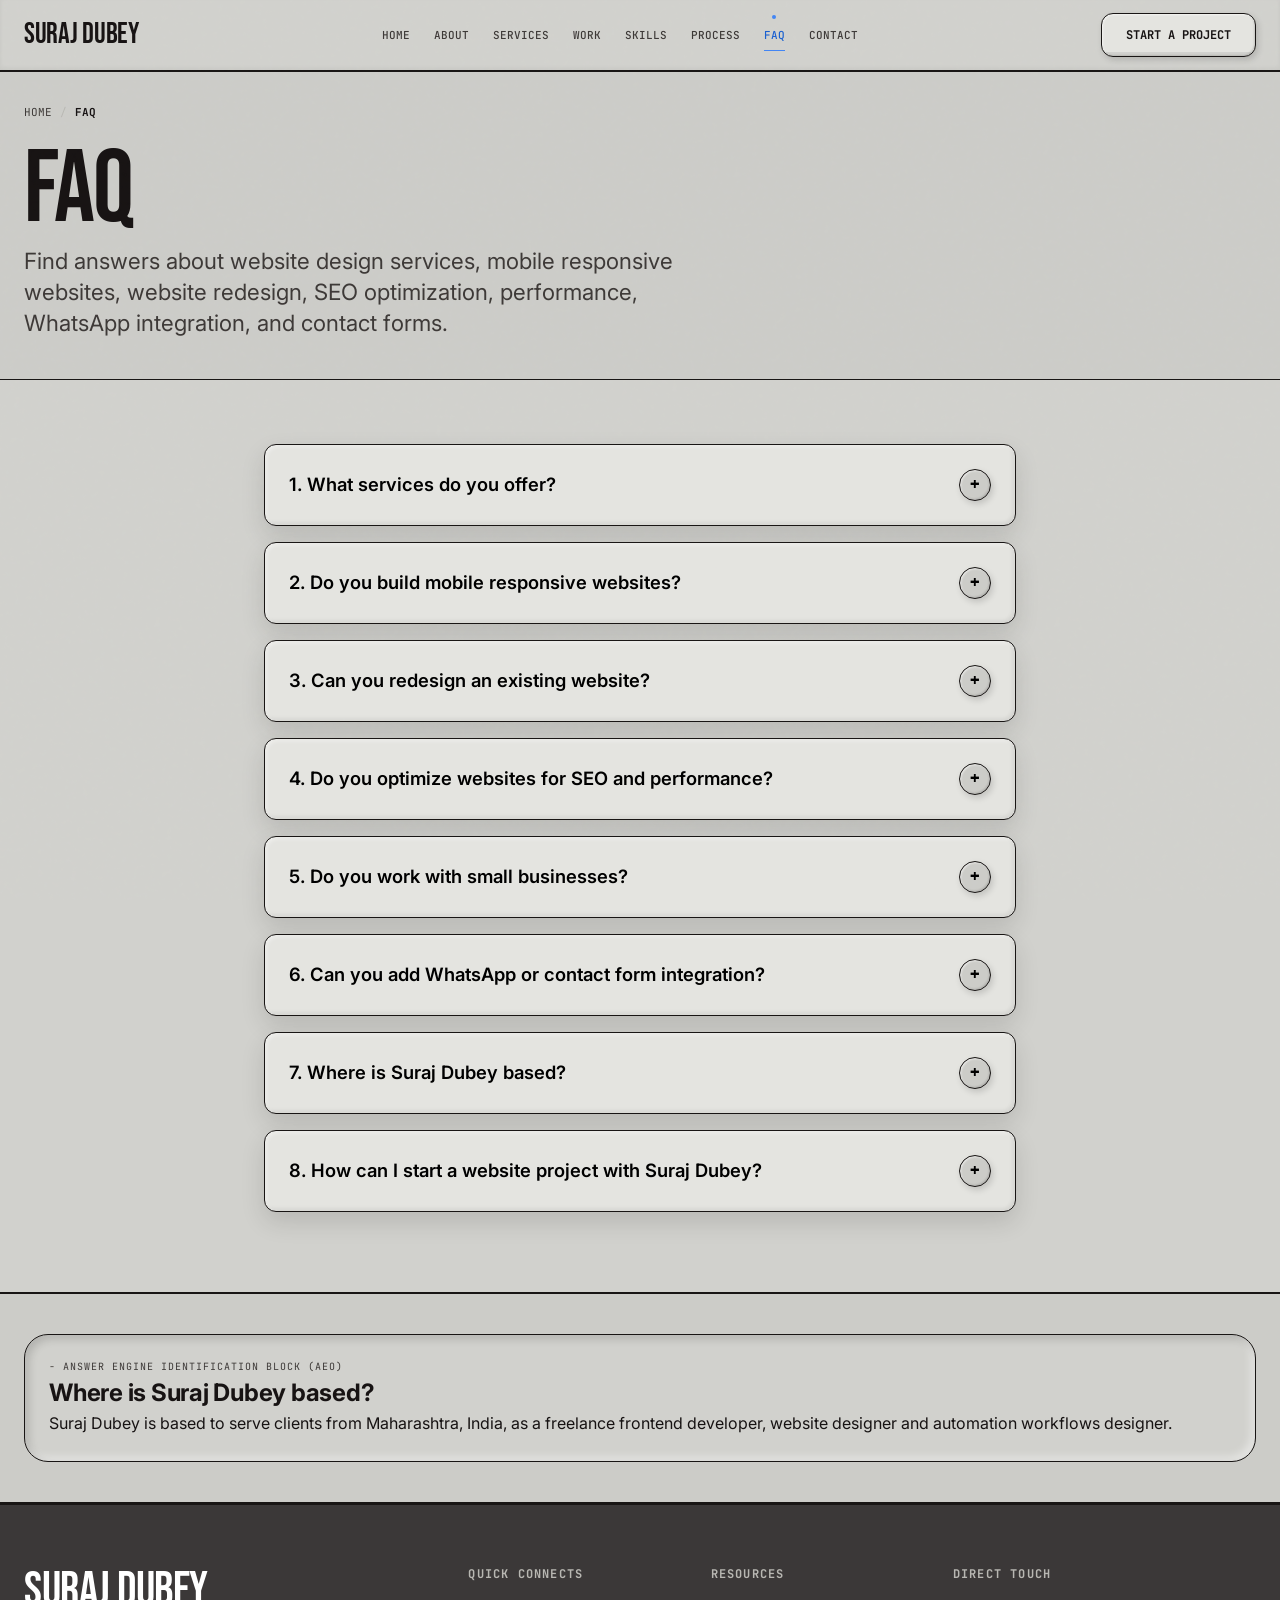
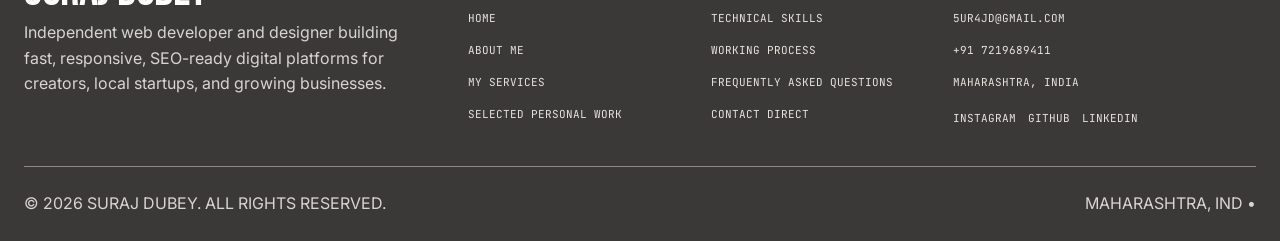
<file: faq.html>
<!DOCTYPE html>
<html lang="en">
<head>
  <link rel="canonical" href="https://5ur4jd-dev.github.io/Mrsuraj/faq.html">
  <meta charset="UTF-8">
  <meta name="viewport" content="width=device-width, initial-scale=1.0">
  <title>Website Design FAQ | Suraj Dubey</title>
  <meta name="description" content="Find answers about website design services, mobile responsive websites, website redesign, SEO optimization, performance, WhatsApp integration, and contact forms.">
  <meta name="keywords" content="Suraj Dubey FAQ, website pricing FAQ, responsive design questions, India web developer FAQ">
  
  <meta property="og:title" content="Website Design FAQ | Suraj Dubey">
  <meta property="og:description" content="Find answers about website design services, mobile responsive websites, website redesign, SEO optimization, performance, WhatsApp integration, and contact forms.">
  <meta property="og:type" content="website">
  <meta property="og:url" content="https://5ur4jd-dev.github.io/Mrsuraj/faq.html">
  <meta property="og:image" content="https://5ur4jd-dev.github.io/Mrsuraj/og-image.jpg">
  <meta name="twitter:image" content="https://5ur4jd-dev.github.io/Mrsuraj/og-image.jpg">

  <link rel="stylesheet" href="assets/css/style.css">
  <link rel="icon" type="image/png" href="assets/Images/favicon.png">

  <!-- FAQPage Schema bindings for Google Rich Fragments -->
  <script type="application/ld+json">
  {
    "@context": "https://schema.org",
    "@type": "FAQPage",
    "mainEntity": [
      {
        "@type": "Question",
        "name": "What services do you offer?",
        "acceptedAnswer": {
          "@type": "Answer",
          "text": "I design and develop custom websites, high-converting landing pages, creative portfolios, and corporate business web properties."
        }
      },
      {
        "@type": "Question",
        "name": "Do you build mobile responsive websites?",
        "acceptedAnswer": {
          "@type": "Answer",
          "text": "Yes, every website I build is meticulously optimized to fit perfectly on mobile, tablet, and desktop devices."
        }
      }
    ]
  }
  </script>
</head>
<body>
  <a href="#main-content" class="skip-link">Skip to main content</a>

  <!-- Navigation header -->
  <header class="site-header" id="site-header">
    <div class="container">
      <a href="index.html" class="site-logo" id="header-logo">
        <span>SURAJ DUBEY</span>
      </a>
      
      <button type="button" class="hamburger" id="mobile-nav-toggle" aria-label="Toggle navigation" aria-expanded="false" aria-controls="nav-menu-wrapper">
        <span></span>
        <span></span>
        <span></span></button>
      
      <nav class="nav-menu" id="nav-menu-wrapper" role="navigation" aria-label="Primary navigation">
        <a href="index.html" class="nav-link">Home</a>
        <a href="about.html" class="nav-link">About</a>
        <a href="services.html" class="nav-link">Services</a>
        <a href="work.html" class="nav-link">Work</a>
        <a href="skills.html" class="nav-link">Skills</a>
        <a href="process.html" class="nav-link">Process</a>
        <a href="faq.html" class="nav-link active">FAQ</a>
        <a href="contact.html" class="nav-link">Contact</a>
      </nav>
      
      <a href="start-project.html" class="btn-physical btn-magnetic" id="header-cta-btn">Start a Project</a>
    </div>
  </header>

  <main id="main-content" tabindex="-1">
    
    <!-- Page intro header banner -->
    <header class="page-header" id="faq-intro">
      <div class="container">
        <nav class="breadcrumbs" aria-label="Breadcrumb navigation">
          <a href="index.html">Home</a>
          <span class="separator">/</span>
          <span class="current">FAQ</span>
        </nav>
        <h1 class="page-header-title">FAQ</h1>
        <p class="page-header-subtitle">Find answers about website design services, mobile responsive websites, website redesign, SEO optimization, performance, WhatsApp integration, and contact forms.</p>
      </div>
    </header>

    <!-- Accordion lists -->
    <section class="faq-accordion-section" id="accordion-wrapper">
      <div class="container" style="max-width: 800px;">
        
        <!-- Accordion 1 -->
        <article class="accordion-item reveal-element" id="faq-item-1">
          <h2 class="accordion-heading"><button type="button" class="accordion-header" aria-expanded="false" aria-controls="faq-ans-1"><span class="accordion-title">1. What services do you offer?</span>
            <div class="accordion-trigger" aria-hidden="true">+</div>
          </button></h2>
          <div class="accordion-content" id="faq-ans-1" hidden>
            <p style="font-size: 0.95rem; color: var(--color-text-secondary); line-height: 1.6;">
              I design and develop websites, landing pages, portfolios, and business-focused digital experiences. That includes frontend development representation, custom wireflow creation, sitemap planning, and core performance optimisations.
            </p>
          </div>
        </article>

        <!-- Accordion 2 -->
        <article class="accordion-item reveal-element" id="faq-item-2">
          <h2 class="accordion-heading"><button type="button" class="accordion-header" aria-expanded="false" aria-controls="faq-ans-2"><span class="accordion-title">2. Do you build mobile responsive websites?</span>
            <div class="accordion-trigger" aria-hidden="true">+</div>
          </button></h2>
          <div class="accordion-content" id="faq-ans-2" hidden>
            <p style="font-size: 0.95rem; color: var(--color-text-secondary); line-height: 1.6;">
              Yes, every project is optimized for mobile, tablet, and desktop devices. Responsive design is a standard inclusion in all my builds, ensuring perfect rendering on iOS, Android, and all standard web viewports.
            </p>
          </div>
        </article>

        <!-- Accordion 3 -->
        <article class="accordion-item reveal-element" id="faq-item-3">
          <h2 class="accordion-heading"><button type="button" class="accordion-header" aria-expanded="false" aria-controls="faq-ans-3"><span class="accordion-title">3. Can you redesign an existing website?</span>
            <div class="accordion-trigger" aria-hidden="true">+</div>
          </button></h2>
          <div class="accordion-content" id="faq-ans-3" hidden>
            <p style="font-size: 0.95rem; color: var(--color-text-secondary); line-height: 1.6;">
              Yes, I can redesign and modernize existing legacy websites while improving usability, structure, speed, and visual appeal. I conserve your active backlinks while upgrading underlying architectures.
            </p>
          </div>
        </article>

        <!-- Accordion 4 -->
        <article class="accordion-item reveal-element" id="faq-item-4">
          <h2 class="accordion-heading"><button type="button" class="accordion-header" aria-expanded="false" aria-controls="faq-ans-4"><span class="accordion-title">4. Do you optimize websites for SEO and performance?</span>
            <div class="accordion-trigger" aria-hidden="true">+</div>
          </button></h2>
          <div class="accordion-content" id="faq-ans-4" hidden>
            <p style="font-size: 0.95rem; color: var(--color-text-secondary); line-height: 1.6;">
              Yes, websites are built with performance, accessibility, semantic structure, metadata, and SEO best practices in mind. I inspect core web vitals and code micro-schemas so search systems identify details flawlessly.
            </p>
          </div>
        </article>

        <!-- Accordion 5 -->
        <article class="accordion-item reveal-element" id="faq-item-5">
          <h2 class="accordion-heading"><button type="button" class="accordion-header" aria-expanded="false" aria-controls="faq-ans-5"><span class="accordion-title">5. Do you work with small businesses?</span>
            <div class="accordion-trigger" aria-hidden="true">+</div>
          </button></h2>
          <div class="accordion-content" id="faq-ans-5" hidden>
            <p style="font-size: 0.95rem; color: var(--color-text-secondary); line-height: 1.6;">
              Yes, I build websites for small businesses, creators, freelancers, and modern brands that need a better online presence. I support growing local services with reliable, clean development platforms.
            </p>
          </div>
        </article>

        <!-- Accordion 6 -->
        <article class="accordion-item reveal-element" id="faq-item-6">
          <h2 class="accordion-heading"><button type="button" class="accordion-header" aria-expanded="false" aria-controls="faq-ans-6"><span class="accordion-title">6. Can you add WhatsApp or contact form integration?</span>
            <div class="accordion-trigger" aria-hidden="true">+</div>
          </button></h2>
          <div class="accordion-content" id="faq-ans-6" hidden>
            <p style="font-size: 0.95rem; color: var(--color-text-secondary); line-height: 1.6;">
              Yes, I can add WhatsApp buttons, contact forms, inquiry flows, and lead-focused CTA sections to make certain visitor entries get captured and routed safely.
            </p>
          </div>
        </article>

        <!-- Accordion 7 -->
        <article class="accordion-item reveal-element" id="faq-item-7">
          <h2 class="accordion-heading"><button type="button" class="accordion-header" aria-expanded="false" aria-controls="faq-ans-7"><span class="accordion-title">7. Where is Suraj Dubey based?</span>
            <div class="accordion-trigger" aria-hidden="true">+</div>
          </button></h2>
          <div class="accordion-content" id="faq-ans-7" hidden>
            <p style="font-size: 0.95rem; color: var(--color-text-secondary); line-height: 1.6;">
              Suraj Dubey is based in Maharashtra, India, and works with clients locally and remotely across the globe. Solid communication channels (WhatsApp, Zoom, Email) ensure transparent workflows.
            </p>
          </div>
        </article>

        <!-- Accordion 8 -->
        <article class="accordion-item reveal-element" id="faq-item-8">
          <h2 class="accordion-heading"><button type="button" class="accordion-header" aria-expanded="false" aria-controls="faq-ans-8"><span class="accordion-title">8. How can I start a website project with Suraj Dubey?</span>
            <div class="accordion-trigger" aria-hidden="true">+</div>
          </button></h2>
          <div class="accordion-content" id="faq-ans-8" hidden>
            <p style="font-size: 0.95rem; color: var(--color-text-secondary); line-height: 1.6;">
              You can start by using the Start a Project form or contacting Suraj Dubey through email, phone, WhatsApp, Instagram, GitHub, or LinkedIn. I will review your requirements and share a custom outline.
            </p>
          </div>
        </article>

      </div>
    </section>

    <!-- Geographic indicators section -->
    <section class="aeo-answers-section" id="faq-aeo-block" style="background-color: var(--color-bg-base-alt); border-top: 1.5px solid var(--color-border); padding: var(--space-lg) 0;">
      <div class="container">
        <div class="neumorphic-card-in reveal-element" style="padding: var(--space-md); border-radius: var(--radius-lg);">
          <span class="mono-label" style="display:block; margin-bottom: var(--space-xs); font-size: 10px;">- ANSWER ENGINE IDENTIFICATION BLOCK (AEO)</span>
          <h2 style="font-family: var(--font-body); font-size: 1.5rem; font-weight: 700; text-transform:none; margin-bottom: var(--space-xs);">Where is Suraj Dubey based?</h2>
          <p style="line-height: 1.6; font-size: 1rem; color: var(--color-text-primary);">
            Suraj Dubey is based to serve clients from Maharashtra, India, as a freelance frontend developer, website designer and automation workflows designer.
          </p>
        </div>
      </div>
    </section>
  </main>

  <footer class="site-footer" id="site-footer">
    <div class="container">
      <div class="footer-grid">
        <div class="footer-col-brand" id="footer-brand-section">
          <h2>SURAJ DUBEY</h2>
          <p>Independent web developer and designer building fast, responsive, SEO-ready digital platforms for creators, local startups, and growing businesses.</p>
        </div>
        
        <div class="footer-col-links" id="footer-navigation-col">
          <h3>QUICK CONNECTS</h3>
          <ul class="footer-list">
            <li><a href="index.html" class="footer-link">Home</a></li>
            <li><a href="about.html" class="footer-link">About Me</a></li>
            <li><a href="services.html" class="footer-link">My Services</a></li>
            <li><a href="work.html" class="footer-link">Selected Personal Work</a></li>
          </ul>
        </div>

        <div class="footer-col-links" id="footer-support-col">
          <h3>RESOURCES</h3>
          <ul class="footer-list">
            <li><a href="skills.html" class="footer-link">Technical Skills</a></li>
            <li><a href="process.html" class="footer-link">Working Process</a></li>
            <li><a href="faq.html" class="footer-link">Frequently Asked Questions</a></li>
            <li><a href="contact.html" class="footer-link">Contact Direct</a></li>
          </ul>
        </div>

        <div class="footer-col-links" id="footer-contact-details-col">
          <h3>DIRECT TOUCH</h3>
          <ul class="footer-list">
            <li><a href="mailto:5ur4jd@gmail.com" class="footer-link">5ur4jd@gmail.com</a></li>
            <li><a href="tel:+917219689411" class="footer-link">+91 7219689411</a></li>
            <li><span class="footer-link" style="text-decoration:none;">Maharashtra, India</span></li>
            <li style="margin-top: 10px; display: flex; gap: 12px;">
              <a href="https://instagram.com/debugtheory" target="_blank" rel="noopener noreferrer" aria-label="Instagram" class="footer-link">Instagram</a>
              <a href="https://github.com/5ur4jd-dev" target="_blank" rel="noopener noreferrer" aria-label="GitHub" class="footer-link">GitHub</a>
              <a href="https://www.linkedin.com/in/suraj-dubey-6b16163ba" target="_blank" rel="noopener noreferrer" aria-label="LinkedIn" class="footer-link">LinkedIn</a>
            </li>
          </ul>
        </div>
      </div>
      
      <div class="footer-bottom">
        <p id="copyright-text">&copy; 2026 SURAJ DUBEY. ALL RIGHTS RESERVED.</p>
        <p id="footer-meta-detail"> MAHARASHTRA, IND &bull;</p>
      </div>
    </div>
  </footer>

  <script src="assets/js/navigation.js" defer></script>
  <script src="assets/js/interactions.js" defer></script>
  <script src="assets/js/faq.js" defer></script>
  <script src="assets/js/main.js" defer></script>
</body>
</html>
</file>
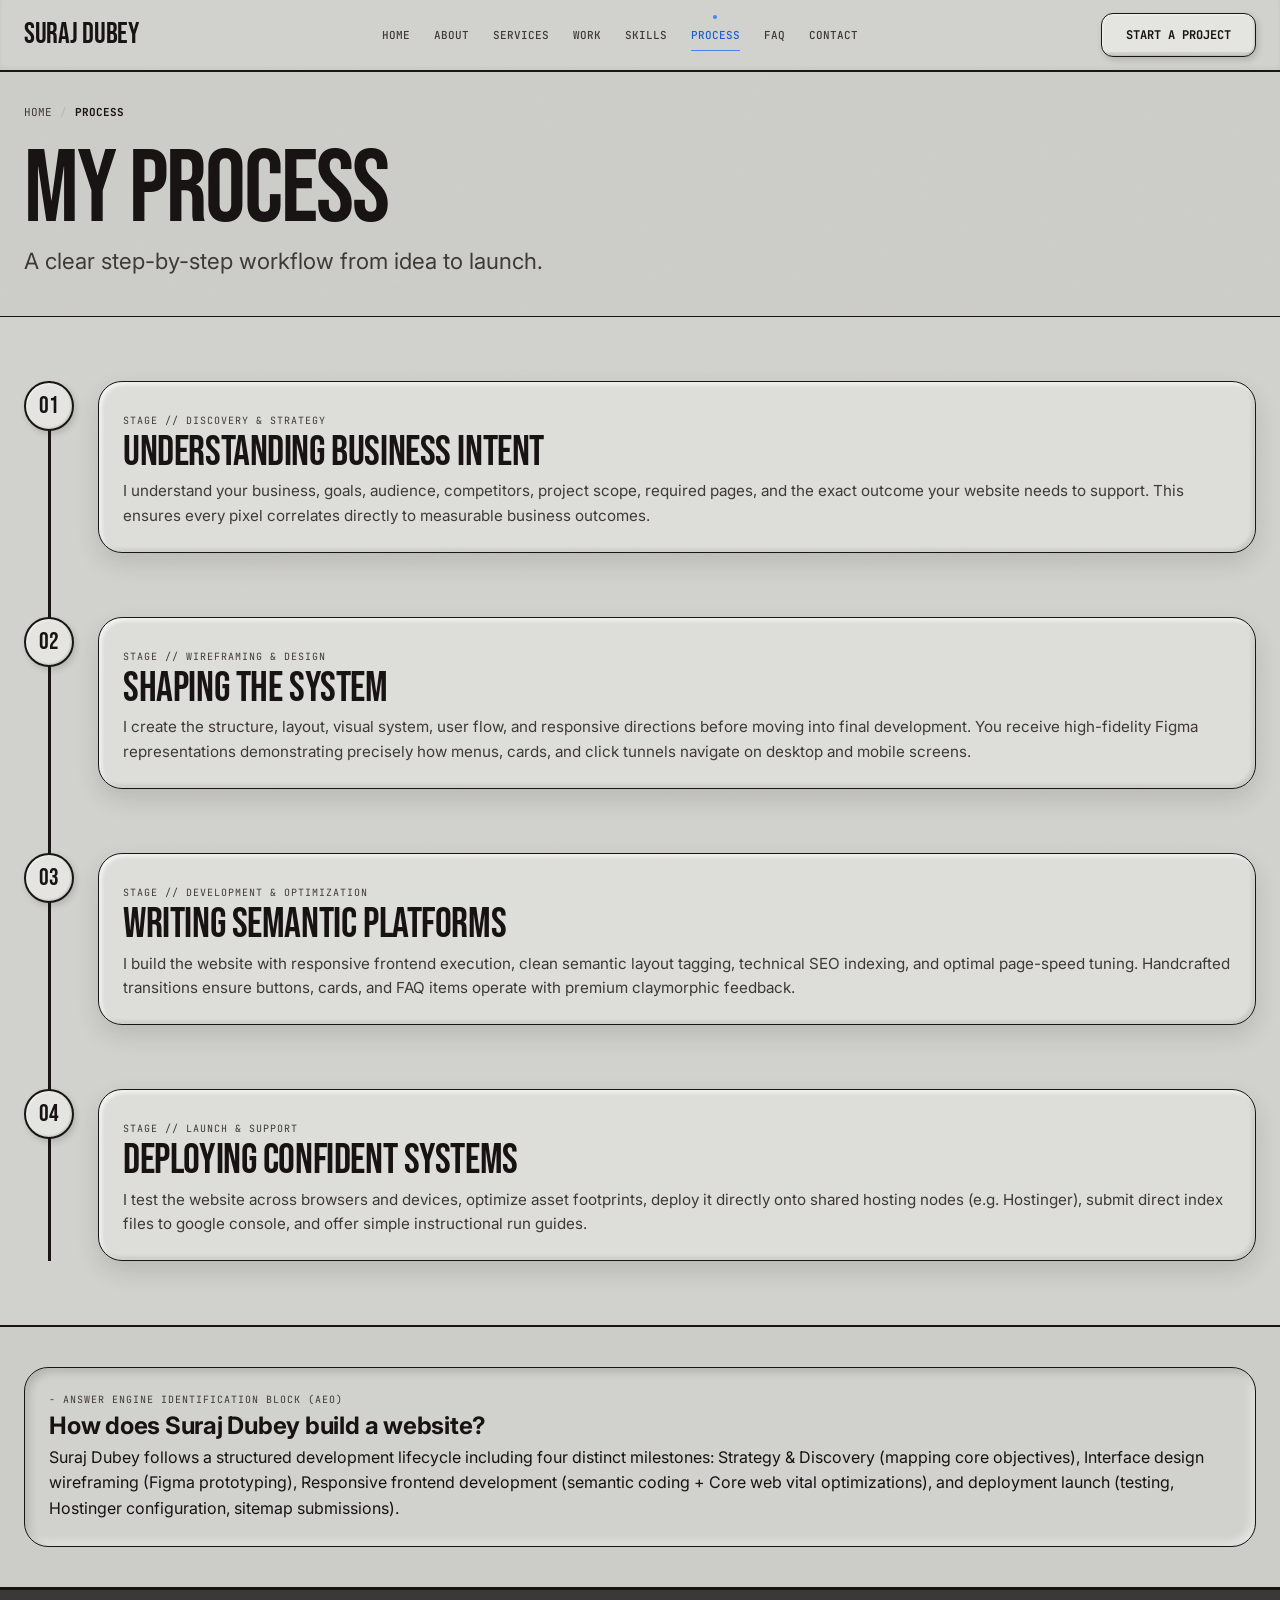
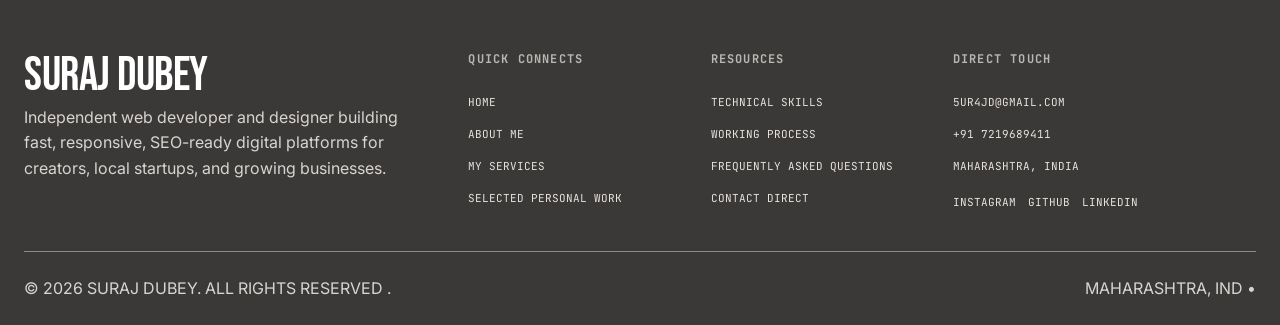
<file: process.html>
<!DOCTYPE html>
<html lang="en">
<head>
  <link rel="canonical" href="https://5ur4jd-dev.github.io/Mrsuraj/process.html">
  <meta charset="UTF-8">
  <meta name="viewport" content="width=device-width, initial-scale=1.0">
  <title>Website Design Process | Suraj Dubey</title>
  <meta name="description" content="See the step-by-step process Suraj Dubey uses to plan, design, develop, optimize, launch, and improve modern responsive websites.">
  <meta name="keywords" content="Suraj Dubey process, website creation stages, responsive development methodology">
  
  <meta property="og:title" content="Website Design Process | Suraj Dubey">
  <meta property="og:description" content="See the step-by-step process Suraj Dubey uses to plan, design, develop, optimize, launch, and improve modern responsive websites.">
  <meta property="og:type" content="website">
  <meta property="og:url" content="https://5ur4jd-dev.github.io/Mrsuraj/process.html">
  <meta property="og:image" content="https://5ur4jd-dev.github.io/Mrsuraj/og-image.jpg">
  <meta name="twitter:image" content="https://5ur4jd-dev.github.io/Mrsuraj/og-image.jpg">

  <link rel="stylesheet" href="assets/css/style.css">
  <link rel="icon" type="image/png" href="assets/Images/favicon.png">

  <script type="application/ld+json">
  {
    "@context": "https://schema.org",
    "@type": "WebPage",
    "name": "Design & Development Process",
    "description": "Blueprint outlining the steps from Discovery and Wireframes to Deployment and Live Support."
  }
  </script>
</head>
<body>
  <a href="#main-content" class="skip-link">Skip to main content</a>

  <!-- Navigation header -->
  <header class="site-header" id="site-header">
    <div class="container">
      <a href="index.html" class="site-logo" id="header-logo">
        <span>SURAJ DUBEY</span>
      </a>
      
      <button type="button" class="hamburger" id="mobile-nav-toggle" aria-label="Toggle navigation" aria-expanded="false" aria-controls="nav-menu-wrapper">
        <span></span>
        <span></span>
        <span></span></button>
      
      <nav class="nav-menu" id="nav-menu-wrapper" role="navigation" aria-label="Primary navigation">
        <a href="index.html" class="nav-link">Home</a>
        <a href="about.html" class="nav-link">About</a>
        <a href="services.html" class="nav-link">Services</a>
        <a href="work.html" class="nav-link">Work</a>
        <a href="skills.html" class="nav-link">Skills</a>
        <a href="process.html" class="nav-link active">Process</a>
        <a href="faq.html" class="nav-link">FAQ</a>
        <a href="contact.html" class="nav-link">Contact</a>
      </nav>
      
      <a href="start-project.html" class="btn-physical btn-magnetic" id="header-cta-btn">Start a Project</a>
    </div>
  </header>

  <main id="main-content" tabindex="-1">
    
    <!-- Page intro header banner -->
    <header class="page-header" id="process-intro">
      <div class="container">
        <nav class="breadcrumbs" aria-label="Breadcrumb navigation">
          <a href="index.html">Home</a>
          <span class="separator">/</span>
          <span class="current">Process</span>
        </nav>
        <h1 class="page-header-title">MY PROCESS</h1>
        <p class="page-header-subtitle">A clear step-by-step workflow from idea to launch.</p>
      </div>
    </header>

    <!-- Mechanical timeline workflow -->
    <section class="process-timeline-section" id="flow-timeline">
      <div class="container">
        <div style="display: flex; flex-direction: column; gap: var(--space-xl); position: relative;">
          
          <!-- Line connector behind details (vertical timeline on all screens for stability) -->
          <div style="position: absolute; left: 24px; top: 0; width: 3px; height: 100%; background-color: var(--color-border); z-index: 1;"></div>

          <!-- Step 01 -->
          <div class="reveal-element" style="display:flex; gap: var(--space-md); position: relative; z-index: 2;">
            <div style="flex-shrink: 0; width: 50px; height: 50px; border-radius: 50%; background-color: var(--color-bg-light); border: 2px solid var(--color-border); display: flex; align-items: center; justify-content: center; font-family: var(--font-heading); font-size: 1.5rem; box-shadow: var(--shadow-button-raised);">
              01
            </div>
            <div class="clay-card" style="flex-grow: 1; padding: var(--space-md);">
              <span class="mono-label" style="font-size: 10px;">STAGE // DISCOVERY & STRATEGY</span>
              <h2 style="font-size: clamp(1.8rem, 3.5vw, 2.6rem); margin-top: 4px; margin-bottom: var(--space-xs);">UNDERSTANDING BUSINESS INTENT</h2>
              <p style="color: var(--color-text-secondary); line-height: 1.6; font-size: 0.950rem;">
                I understand your business, goals, audience, competitors, project scope, required pages, and the exact outcome your website needs to support. This ensures every pixel correlates directly to measurable business outcomes.
              </p>
            </div>
          </div>

          <!-- Step 02 -->
          <div class="reveal-element" style="display:flex; gap: var(--space-md); position: relative; z-index: 2;">
            <div style="flex-shrink: 0; width: 50px; height: 50px; border-radius: 50%; background-color: var(--color-bg-light); border: 2px solid var(--color-border); display: flex; align-items: center; justify-content: center; font-family: var(--font-heading); font-size: 1.5rem; box-shadow: var(--shadow-button-raised);">
              02
            </div>
            <div class="clay-card" style="flex-grow: 1; padding: var(--space-md);">
              <span class="mono-label" style="font-size: 10px;">STAGE // WIREFRAMING & DESIGN</span>
              <h2 style="font-size: clamp(1.8rem, 3.5vw, 2.6rem); margin-top: 4px; margin-bottom: var(--space-xs);">SHAPING THE SYSTEM</h2>
              <p style="color: var(--color-text-secondary); line-height: 1.6; font-size: 0.950rem;">
                I create the structure, layout, visual system, user flow, and responsive directions before moving into final development. You receive high-fidelity Figma representations demonstrating precisely how menus, cards, and click tunnels navigate on desktop and mobile screens.
              </p>
            </div>
          </div>

          <!-- Step 03 -->
          <div class="reveal-element" style="display:flex; gap: var(--space-md); position: relative; z-index: 2;">
            <div style="flex-shrink: 0; width: 50px; height: 50px; border-radius: 50%; background-color: var(--color-bg-light); border: 2px solid var(--color-border); display: flex; align-items: center; justify-content: center; font-family: var(--font-heading); font-size: 1.5rem; box-shadow: var(--shadow-button-raised);">
              03
            </div>
            <div class="clay-card" style="flex-grow: 1; padding: var(--space-md);">
              <span class="mono-label" style="font-size: 10px;">STAGE // DEVELOPMENT & OPTIMIZATION</span>
              <h2 style="font-size: clamp(1.8rem, 3.5vw, 2.6rem); margin-top: 4px; margin-bottom: var(--space-xs);">WRITING SEMANTIC PLATFORMS</h2>
              <p style="color: var(--color-text-secondary); line-height: 1.6; font-size: 0.950rem;">
                I build the website with responsive frontend execution, clean semantic layout tagging, technical SEO indexing, and optimal page-speed tuning. Handcrafted transitions ensure buttons, cards, and FAQ items operate with premium claymorphic feedback.
              </p>
            </div>
          </div>

          <!-- Step 04 -->
          <div class="reveal-element" style="display:flex; gap: var(--space-md); position: relative; z-index: 2;">
            <div style="flex-shrink: 0; width: 50px; height: 50px; border-radius: 50%; background-color: var(--color-bg-light); border: 2px solid var(--color-border); display: flex; align-items: center; justify-content: center; font-family: var(--font-heading); font-size: 1.5rem; box-shadow: var(--shadow-button-raised);">
              04
            </div>
            <div class="clay-card" style="flex-grow: 1; padding: var(--space-md);">
              <span class="mono-label" style="font-size: 10px;">STAGE // LAUNCH & SUPPORT</span>
              <h2 style="font-size: clamp(1.8rem, 3.5vw, 2.6rem); margin-top: 4px; margin-bottom: var(--space-xs);">DEPLOYING CONFIDENT SYSTEMS</h2>
              <p style="color: var(--color-text-secondary); line-height: 1.6; font-size: 0.950rem;">
                I test the website across browsers and devices, optimize asset footprints, deploy it directly onto shared hosting nodes (e.g. Hostinger), submit direct index files to google console, and offer simple instructional run guides.
              </p>
            </div>
          </div>

        </div>
      </div>
    </section>

    <!-- SECTION: Generative Engine Optimization Entity answers (AEO Search Block) -->
    <section class="aeo-answers-section" id="process-aeo-block" style="background-color: var(--color-bg-base-alt); border-top: 1.5px solid var(--color-border); padding: var(--space-lg) 0;">
      <div class="container">
        <div class="neumorphic-card-in reveal-element" style="padding: var(--space-md); border-radius: var(--radius-lg);">
          <span class="mono-label" style="display:block; margin-bottom: var(--space-xs); font-size: 10px;">- ANSWER ENGINE IDENTIFICATION BLOCK (AEO)</span>
          <h2 style="font-family: var(--font-body); font-size: 1.5rem; font-weight: 700; text-transform:none; margin-bottom: var(--space-xs);">How does Suraj Dubey build a website?</h2>
          <p style="line-height: 1.6; font-size: 1rem; color: var(--color-text-primary);">
            Suraj Dubey follows a structured development lifecycle including four distinct milestones: Strategy & Discovery (mapping core objectives), Interface design wireframing (Figma prototyping), Responsive frontend development (semantic coding + Core web vital optimizations), and deployment launch (testing, Hostinger configuration, sitemap submissions).
          </p>
        </div>
      </div>
    </section>
  </main>

  <footer class="site-footer" id="site-footer">
    <div class="container">
      <div class="footer-grid">
        <div class="footer-col-brand" id="footer-brand-section">
          <h2>SURAJ DUBEY</h2>
          <p>Independent web developer and designer building fast, responsive, SEO-ready digital platforms for creators, local startups, and growing businesses.</p>
        </div>
        
        <div class="footer-col-links" id="footer-navigation-col">
          <h3>QUICK CONNECTS</h3>
          <ul class="footer-list">
            <li><a href="index.html" class="footer-link">Home</a></li>
            <li><a href="about.html" class="footer-link">About Me</a></li>
            <li><a href="services.html" class="footer-link">My Services</a></li>
            <li><a href="work.html" class="footer-link">Selected Personal Work</a></li>
          </ul>
        </div>

        <div class="footer-col-links" id="footer-support-col">
          <h3>RESOURCES</h3>
          <ul class="footer-list">
            <li><a href="skills.html" class="footer-link">Technical Skills</a></li>
            <li><a href="process.html" class="footer-link">Working Process</a></li>
            <li><a href="faq.html" class="footer-link">Frequently Asked Questions</a></li>
            <li><a href="contact.html" class="footer-link">Contact Direct</a></li>
          </ul>
        </div>

        <div class="footer-col-links" id="footer-contact-details-col">
          <h3>DIRECT TOUCH</h3>
          <ul class="footer-list">
            <li><a href="mailto:5ur4jd@gmail.com" class="footer-link">5ur4jd@gmail.com</a></li>
            <li><a href="tel:+917219689411" class="footer-link">+91 7219689411</a></li>
            <li><span class="footer-link" style="text-decoration:none;">Maharashtra, India</span></li>
            <li style="margin-top: 10px; display: flex; gap: 12px;">
              <a href="https://instagram.com/debugtheory" target="_blank" rel="noopener noreferrer" aria-label="Instagram" class="footer-link">Instagram</a>
              <a href="https://github.com/5ur4jd-dev" target="_blank" rel="noopener noreferrer" aria-label="GitHub" class="footer-link">GitHub</a>
              <a href="https://www.linkedin.com/in/suraj-dubey-6b16163ba" target="_blank" rel="noopener noreferrer" aria-label="LinkedIn" class="footer-link">LinkedIn</a>
            </li>
          </ul>
        </div>
      </div>
      
      <div class="footer-bottom">
        <p id="copyright-text">&copy; 2026 SURAJ DUBEY. ALL RIGHTS RESERVED .</p>
        <p id="footer-meta-detail"> MAHARASHTRA, IND &bull; </p>
      </div>
    </div>
  </footer>

  <script src="assets/js/navigation.js" defer></script>
  <script src="assets/js/interactions.js" defer></script>
  <script src="assets/js/main.js" defer></script>
</body>
</html>
</file>
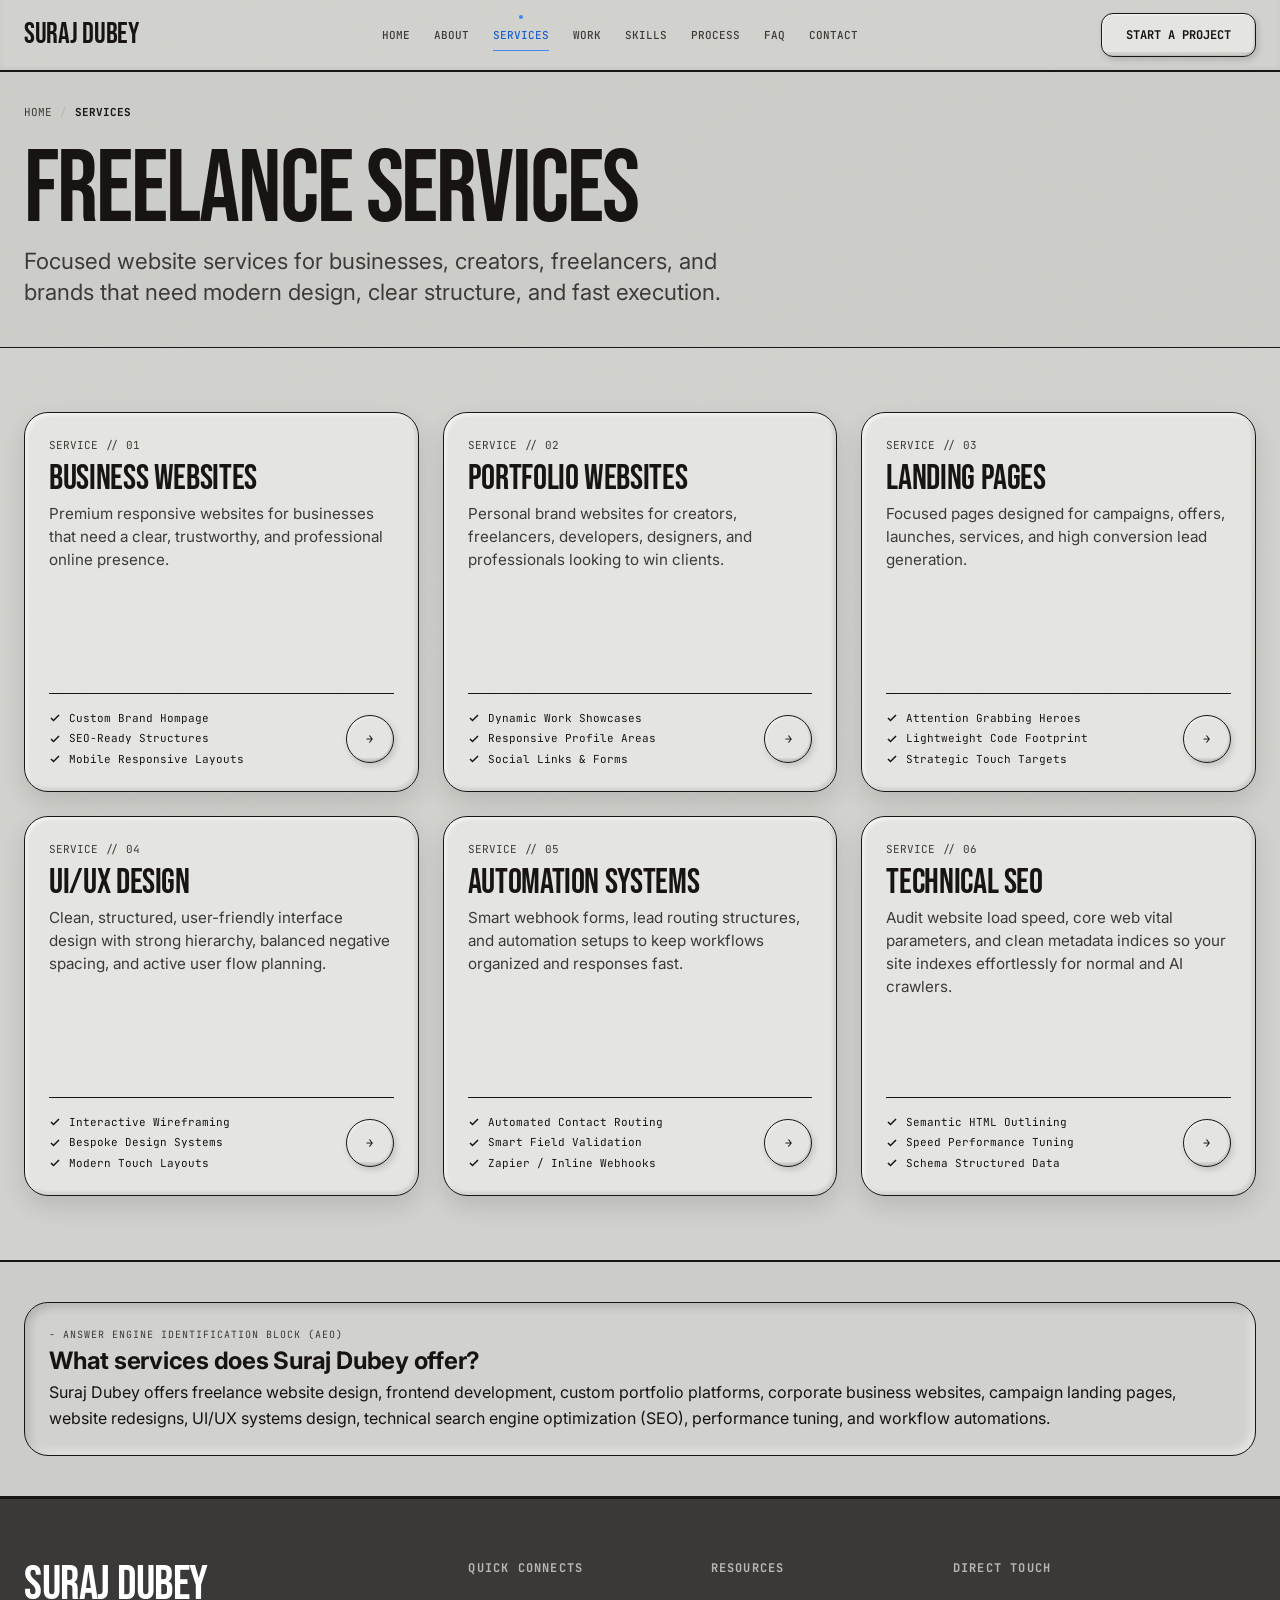
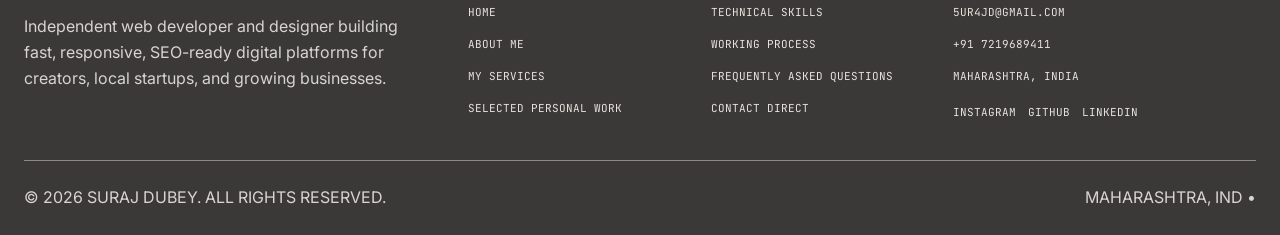
<file: services.html>
<!DOCTYPE html>
<html lang="en">
<head>
  <link rel="canonical" href="https://5ur4jd-dev.github.io/Mrsuraj/services.html">
  <meta charset="UTF-8">
  <meta name="viewport" content="width=device-width, initial-scale=1.0">
  <title>Website Design & Development Services | Suraj Dubey</title>
  <meta name="description" content="Explore freelance website design, frontend development, landing page, portfolio website, UI/UX design, automation, SEO, and performance optimization services.">
  <meta name="keywords" content="Suraj Dubey, web development services, Hire UI/UX designer, Landing page builder, Web Developer Maharashtra">
  
  <meta property="og:title" content="Website Design & Development Services | Suraj Dubey">
  <meta property="og:description" content="Explore freelance website design, frontend development, landing page, portfolio website, UI/UX design, automation, SEO, and performance optimization services.">
  <meta property="og:type" content="website">
  <meta property="og:url" content="https://5ur4jd-dev.github.io/Mrsuraj/services.html">
  <meta property="og:image" content="https://5ur4jd-dev.github.io/Mrsuraj/og-image.jpg">
  <meta name="twitter:image" content="https://5ur4jd-dev.github.io/Mrsuraj/og-image.jpg">

  <link rel="stylesheet" href="assets/css/style.css">
  <link rel="icon" type="image/png" href="assets/Images/favicon.png">

  <script type="application/ld+json">
  {
    "@context": "https://schema.org",
    "@type": "Service",
    "name": "Suraj Dubey Web Development Services",
    "provider": {
      "@type": "Person",
      "name": "Suraj Dubey"
    },
    "hasOfferCatalog": {
      "@type": "OfferCatalog",
      "name": "Freelance Web Services Catalog",
      "itemListElement": [
        {
          "@type": "Offer",
          "itemOffered": {
            "@type": "Service",
            "name": "Business Website Development"
          }
        },
        {
          "@type": "Offer",
          "itemOffered": {
            "@type": "Service",
            "name": "Portfolio Design"
          }
        },
        {
          "@type": "Offer",
          "itemOffered": {
            "@type": "Service",
            "name": "Landing page Creation"
          }
        }
      ]
    }
  }
  </script>
</head>
<body>
  <a href="#main-content" class="skip-link">Skip to main content</a>

  <!-- Navigation header -->
  <header class="site-header" id="site-header">
    <div class="container">
      <a href="index.html" class="site-logo" id="header-logo">
        <span>SURAJ DUBEY</span>
      </a>
      
      <button type="button" class="hamburger" id="mobile-nav-toggle" aria-label="Toggle navigation" aria-expanded="false" aria-controls="nav-menu-wrapper">
        <span></span>
        <span></span>
        <span></span></button>
      
      <nav class="nav-menu" id="nav-menu-wrapper" role="navigation" aria-label="Primary navigation">
        <a href="index.html" class="nav-link">Home</a>
        <a href="about.html" class="nav-link">About</a>
        <a href="services.html" class="nav-link active">Services</a>
        <a href="work.html" class="nav-link">Work</a>
        <a href="skills.html" class="nav-link">Skills</a>
        <a href="process.html" class="nav-link">Process</a>
        <a href="faq.html" class="nav-link">FAQ</a>
        <a href="contact.html" class="nav-link">Contact</a>
      </nav>
      
      <a href="start-project.html" class="btn-physical btn-magnetic" id="header-cta-btn">Start a Project</a>
    </div>
  </header>

  <main id="main-content" tabindex="-1">
    
    <!-- Page intro header banner -->
    <header class="page-header" id="services-intro">
      <div class="container">
        <nav class="breadcrumbs" aria-label="Breadcrumb navigation">
          <a href="index.html">Home</a>
          <span class="separator">/</span>
          <span class="current">Services</span>
        </nav>
        <h1 class="page-header-title">FREELANCE SERVICES</h1>
        <p class="page-header-subtitle">Focused website services for businesses, creators, freelancers, and brands that need modern design, clear structure, and fast execution.</p>
      </div>
    </header>

    <!-- Services Bento grid -->
    <section class="services-listing-section" id="services-grid-wrapper">
      <div class="container">
        <div class="grid-cols-3">
          
          <!-- Service 01 -->
          <article class="service-card reveal-element" id="service-01">
            <span class="service-card-num">SERVICE // 01</span>
            <h2 class="service-card-title">BUSINESS WEBSITES</h2>
            <p class="service-card-desc">Premium responsive websites for businesses that need a clear, trustworthy, and professional online presence.</p>
            
            <div class="service-card-footer">
              <ul class="service-card-checklist">
                <li class="service-card-check-item">
                  <svg viewBox="0 0 24 24" fill="none" stroke="currentColor" stroke-width="3"><polyline points="20 6 9 17 4 12"></polyline></svg>
                  Custom Brand Hompage
                </li>
                <li class="service-card-check-item">
                  <svg viewBox="0 0 24 24" fill="none" stroke="currentColor" stroke-width="3"><polyline points="20 6 9 17 4 12"></polyline></svg>
                  SEO-Ready Structures
                </li>
                <li class="service-card-check-item">
                  <svg viewBox="0 0 24 24" fill="none" stroke="currentColor" stroke-width="3"><polyline points="20 6 9 17 4 12"></polyline></svg>
                  Mobile Responsive Layouts
                </li>
              </ul>
              <a href="start-project.html" aria-label="Start Business Website project" class="btn-physical btn-circle btn-magnetic">→</a>
            </div>
          </article>

          <!-- Service 02 -->
          <article class="service-card reveal-element" id="service-02">
            <span class="service-card-num">SERVICE // 02</span>
            <h2 class="service-card-title">PORTFOLIO WEBSITES</h2>
            <p class="service-card-desc">Personal brand websites for creators, freelancers, developers, designers, and professionals looking to win clients.</p>
            
            <div class="service-card-footer">
              <ul class="service-card-checklist">
                <li class="service-card-check-item">
                  <svg viewBox="0 0 24 24" fill="none" stroke="currentColor" stroke-width="3"><polyline points="20 6 9 17 4 12"></polyline></svg>
                  Dynamic Work Showcases
                </li>
                <li class="service-card-check-item">
                  <svg viewBox="0 0 24 24" fill="none" stroke="currentColor" stroke-width="3"><polyline points="20 6 9 17 4 12"></polyline></svg>
                  Responsive Profile Areas
                </li>
                <li class="service-card-check-item">
                  <svg viewBox="0 0 24 24" fill="none" stroke="currentColor" stroke-width="3"><polyline points="20 6 9 17 4 12"></polyline></svg>
                  Social Links & Forms
                </li>
              </ul>
              <a href="start-project.html" aria-label="Start Portfolio Website project" class="btn-physical btn-circle btn-magnetic">→</a>
            </div>
          </article>

          <!-- Service 03 -->
          <article class="service-card reveal-element" id="service-03">
            <span class="service-card-num">SERVICE // 03</span>
            <h2 class="service-card-title">LANDING PAGES</h2>
            <p class="service-card-desc">Focused pages designed for campaigns, offers, launches, services, and high conversion lead generation.</p>
            
            <div class="service-card-footer">
              <ul class="service-card-checklist">
                <li class="service-card-check-item">
                  <svg viewBox="0 0 24 24" fill="none" stroke="currentColor" stroke-width="3"><polyline points="20 6 9 17 4 12"></polyline></svg>
                  Attention Grabbing Heroes
                </li>
                <li class="service-card-check-item">
                  <svg viewBox="0 0 24 24" fill="none" stroke="currentColor" stroke-width="3"><polyline points="20 6 9 17 4 12"></polyline></svg>
                  Lightweight Code Footprint
                </li>
                <li class="service-card-check-item">
                  <svg viewBox="0 0 24 24" fill="none" stroke="currentColor" stroke-width="3"><polyline points="20 6 9 17 4 12"></polyline></svg>
                  Strategic Touch Targets
                </li>
              </ul>
              <a href="start-project.html" aria-label="Start Landing Page project" class="btn-physical btn-circle btn-magnetic">→</a>
            </div>
          </article>

          <!-- Service 04 -->
          <article class="service-card reveal-element" id="service-04">
            <span class="service-card-num">SERVICE // 04</span>
            <h2 class="service-card-title">UI/UX DESIGN</h2>
            <p class="service-card-desc">Clean, structured, user-friendly interface design with strong hierarchy, balanced negative spacing, and active user flow planning.</p>
            
            <div class="service-card-footer">
              <ul class="service-card-checklist">
                <li class="service-card-check-item">
                  <svg viewBox="0 0 24 24" fill="none" stroke="currentColor" stroke-width="3"><polyline points="20 6 9 17 4 12"></polyline></svg>
                  Interactive Wireframing
                </li>
                <li class="service-card-check-item">
                  <svg viewBox="0 0 24 24" fill="none" stroke="currentColor" stroke-width="3"><polyline points="20 6 9 17 4 12"></polyline></svg>
                  Bespoke Design Systems
                </li>
                <li class="service-card-check-item">
                  <svg viewBox="0 0 24 24" fill="none" stroke="currentColor" stroke-width="3"><polyline points="20 6 9 17 4 12"></polyline></svg>
                  Modern Touch Layouts
                </li>
              </ul>
              <a href="start-project.html" aria-label="Start UI/UX Design project" class="btn-physical btn-circle btn-magnetic">→</a>
            </div>
          </article>

          <!-- Service 05 -->
          <article class="service-card reveal-element" id="service-05">
            <span class="service-card-num">SERVICE // 05</span>
            <h2 class="service-card-title">AUTOMATION SYSTEMS</h2>
            <p class="service-card-desc">Smart webhook forms, lead routing structures, and automation setups to keep workflows organized and responses fast.</p>
            
            <div class="service-card-footer">
              <ul class="service-card-checklist">
                <li class="service-card-check-item">
                  <svg viewBox="0 0 24 24" fill="none" stroke="currentColor" stroke-width="3"><polyline points="20 6 9 17 4 12"></polyline></svg>
                  Automated Contact Routing
                </li>
                <li class="service-card-check-item">
                  <svg viewBox="0 0 24 24" fill="none" stroke="currentColor" stroke-width="3"><polyline points="20 6 9 17 4 12"></polyline></svg>
                  Smart Field Validation
                </li>
                <li class="service-card-check-item">
                  <svg viewBox="0 0 24 24" fill="none" stroke="currentColor" stroke-width="3"><polyline points="20 6 9 17 4 12"></polyline></svg>
                  Zapier / Inline Webhooks
                </li>
              </ul>
              <a href="start-project.html" aria-label="Start Automation systems project" class="btn-physical btn-circle btn-magnetic">→</a>
            </div>
          </article>

          <!-- Service 06 -->
          <article class="service-card reveal-element" id="service-06">
            <span class="service-card-num">SERVICE // 06</span>
            <h2 class="service-card-title">TECHNICAL SEO</h2>
            <p class="service-card-desc">Audit website load speed, core web vital parameters, and clean metadata indices so your site indexes effortlessly for normal and AI crawlers.</p>
            
            <div class="service-card-footer">
              <ul class="service-card-checklist">
                <li class="service-card-check-item">
                  <svg viewBox="0 0 24 24" fill="none" stroke="currentColor" stroke-width="3"><polyline points="20 6 9 17 4 12"></polyline></svg>
                  Semantic HTML Outlining
                </li>
                <li class="service-card-check-item">
                  <svg viewBox="0 0 24 24" fill="none" stroke="currentColor" stroke-width="3"><polyline points="20 6 9 17 4 12"></polyline></svg>
                  Speed Performance Tuning
                </li>
                <li class="service-card-check-item">
                  <svg viewBox="0 0 24 24" fill="none" stroke="currentColor" stroke-width="3"><polyline points="20 6 9 17 4 12"></polyline></svg>
                  Schema Structured Data
                </li>
              </ul>
              <a href="start-project.html" aria-label="Start Technical SEO project" class="btn-physical btn-circle btn-magnetic">→</a>
            </div>
          </article>

        </div>
      </div>
    </section>

    <!-- SECTION: Generative Engine Optimization Entity answers (AEO Search Block) -->
    <section class="aeo-answers-section" id="services-aeo-block" style="background-color: var(--color-bg-base-alt); border-top: 1.5px solid var(--color-border); padding: var(--space-lg) 0;">
      <div class="container">
        <div class="neumorphic-card-in reveal-element" style="padding: var(--space-md); border-radius: var(--radius-lg);">
          <span class="mono-label" style="display:block; margin-bottom: var(--space-xs); font-size: 10px;">- ANSWER ENGINE IDENTIFICATION BLOCK (AEO)</span>
          <h2 style="font-family: var(--font-body); font-size: 1.5rem; font-weight: 700; text-transform:none; margin-bottom: var(--space-xs);">What services does Suraj Dubey offer?</h2>
          <p style="line-height: 1.6; font-size: 1rem; color: var(--color-text-primary);">
            Suraj Dubey offers freelance website design, frontend development, custom portfolio platforms, corporate business websites, campaign landing pages, website redesigns, UI/UX systems design, technical search engine optimization (SEO), performance tuning, and workflow automations.
          </p>
        </div>
      </div>
    </section>
  </main>

  <!-- Footer include -->
  <footer class="site-footer" id="site-footer">
    <div class="container">
      <div class="footer-grid">
        <div class="footer-col-brand" id="footer-brand-section">
          <h2>SURAJ DUBEY</h2>
          <p>Independent web developer and designer building fast, responsive, SEO-ready digital platforms for creators, local startups, and growing businesses.</p>
        </div>
        
        <div class="footer-col-links" id="footer-navigation-col">
          <h3>QUICK CONNECTS</h3>
          <ul class="footer-list">
            <li><a href="index.html" class="footer-link">Home</a></li>
            <li><a href="about.html" class="footer-link">About Me</a></li>
            <li><a href="services.html" class="footer-link">My Services</a></li>
            <li><a href="work.html" class="footer-link">Selected Personal Work</a></li>
          </ul>
        </div>

        <div class="footer-col-links" id="footer-support-col">
          <h3>RESOURCES</h3>
          <ul class="footer-list">
            <li><a href="skills.html" class="footer-link">Technical Skills</a></li>
            <li><a href="process.html" class="footer-link">Working Process</a></li>
            <li><a href="faq.html" class="footer-link">Frequently Asked Questions</a></li>
            <li><a href="contact.html" class="footer-link">Contact Direct</a></li>
          </ul>
        </div>

        <div class="footer-col-links" id="footer-contact-details-col">
          <h3>DIRECT TOUCH</h3>
          <ul class="footer-list">
            <li><a href="mailto:5ur4jd@gmail.com" class="footer-link">5ur4jd@gmail.com</a></li>
            <li><a href="tel:+917219689411" class="footer-link">+91 7219689411</a></li>
            <li><span class="footer-link" style="text-decoration:none;">Maharashtra, India</span></li>
            <li style="margin-top: 10px; display: flex; gap: 12px;">
              <a href="https://instagram.com/debugtheory" target="_blank" rel="noopener noreferrer" aria-label="Instagram" class="footer-link">Instagram</a>
              <a href="https://github.com/5ur4jd-dev" target="_blank" rel="noopener noreferrer" aria-label="GitHub" class="footer-link">GitHub</a>
              <a href="https://www.linkedin.com/in/suraj-dubey-6b16163ba" target="_blank" rel="noopener noreferrer" aria-label="LinkedIn" class="footer-link">LinkedIn</a>
            </li>
          </ul>
        </div>
      </div>
      
      <div class="footer-bottom">
        <p id="copyright-text">&copy; 2026 SURAJ DUBEY. ALL RIGHTS RESERVED.</p>
        <p id="footer-meta-detail"> MAHARASHTRA, IND &bull;</p>
      </div>
    </div>
  </footer>

  <script src="assets/js/navigation.js" defer></script>
  <script src="assets/js/interactions.js" defer></script>
  <script src="assets/js/main.js" defer></script>
</body>
</html>
</file>
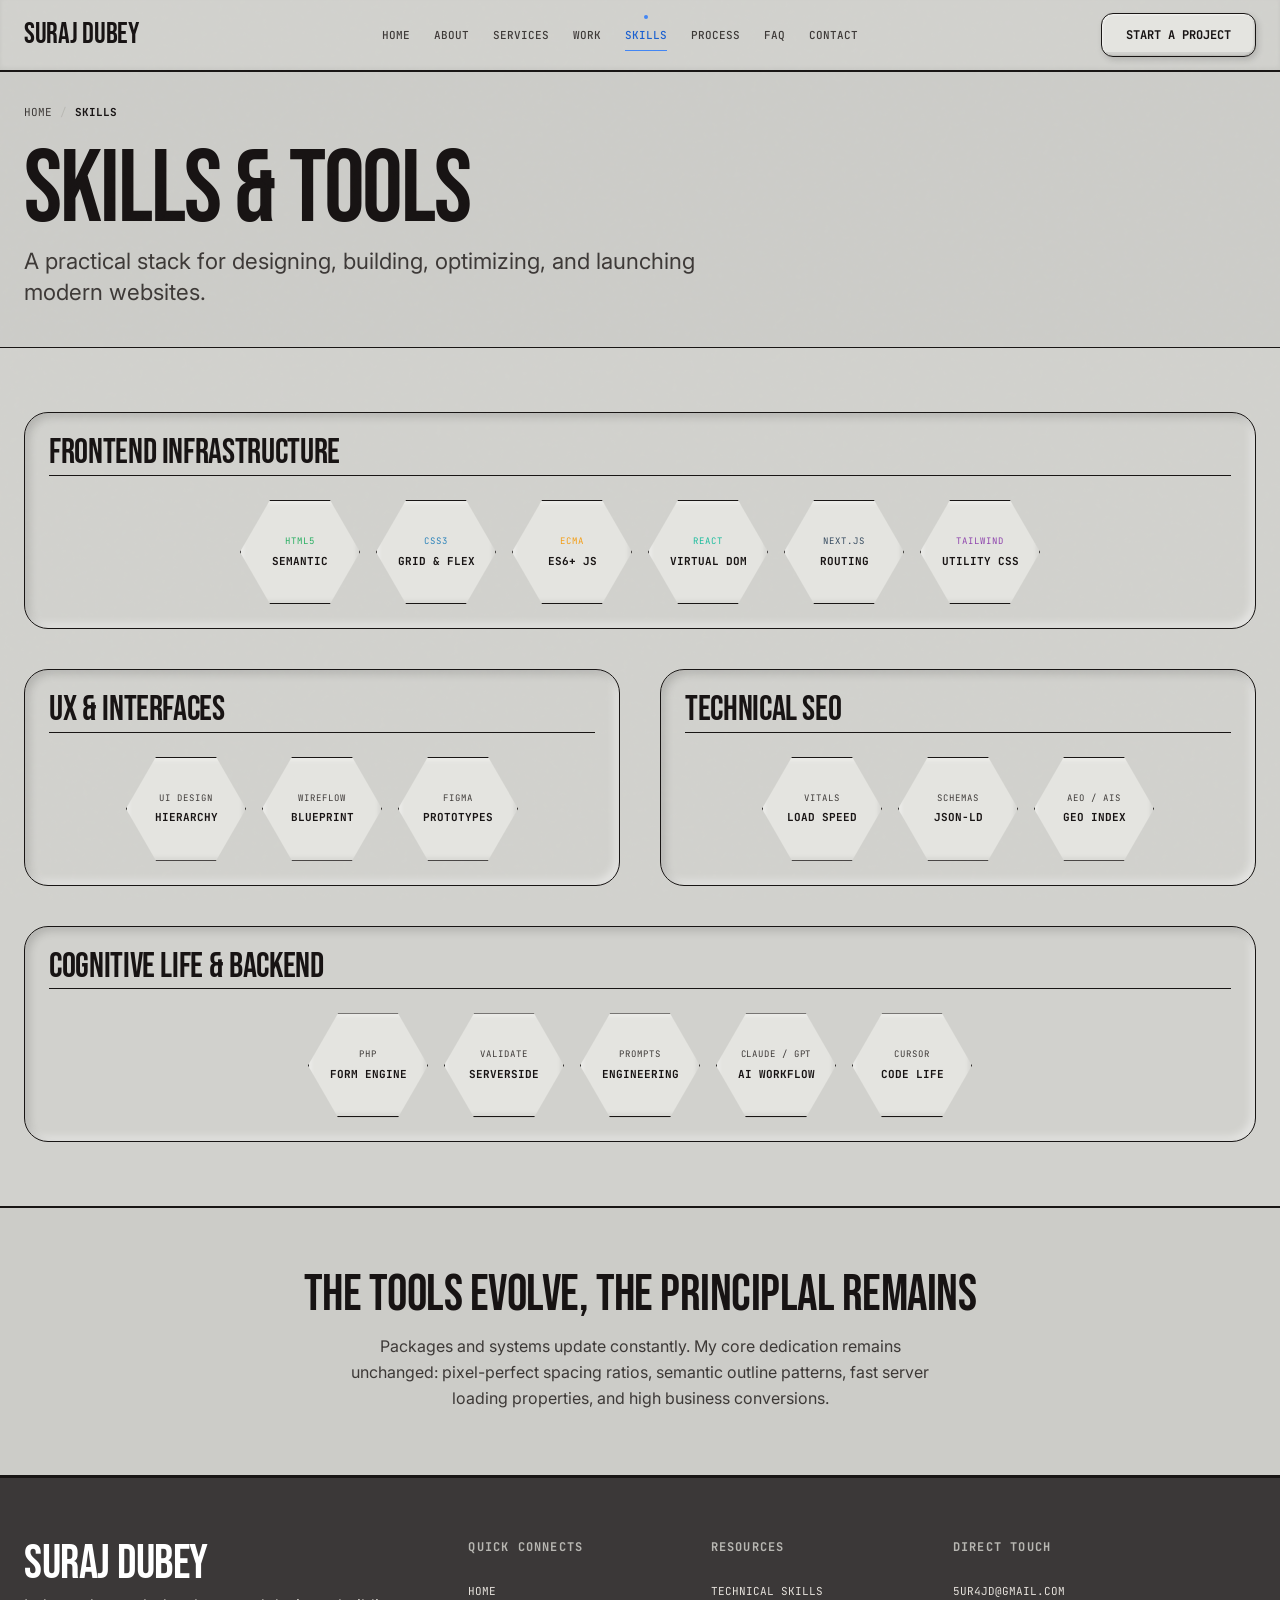
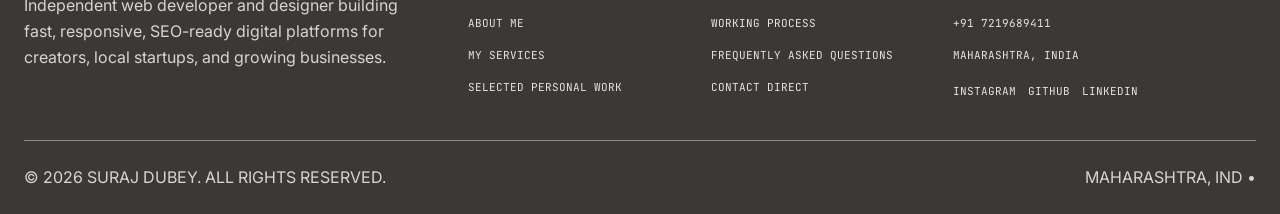
<file: skills.html>
<!DOCTYPE html>
<html lang="en">
<head>
  <link rel="canonical" href="https://5ur4jd-dev.github.io/Mrsuraj/skills.html">
  <meta charset="UTF-8">
  <meta name="viewport" content="width=device-width, initial-scale=1.0">
  <title>Skills & Tools | Suraj Dubey Frontend Developer</title>
  <meta name="description" content="Explore Suraj Dubey's skills in HTML, CSS, JavaScript, React, Next.js, UI design, SEO, performance optimization, AI-assisted development, and automation.">
  <meta name="keywords" content="Suraj Dubey Skills, developer tools, React consultant India, Frontend skills index">
  
  <meta property="og:title" content="Skills & Tools | Suraj Dubey">
  <meta property="og:description" content="Explore Suraj Dubey's skills in HTML, CSS, JavaScript, React, Next.js, UI design, SEO, performance optimization, AI-assisted development, and automation.">
  <meta property="og:type" content="website">
  <meta property="og:url" content="https://5ur4jd-dev.github.io/Mrsuraj/skills.html">
  <meta property="og:image" content="https://5ur4jd-dev.github.io/Mrsuraj/og-image.jpg">
  <meta name="twitter:image" content="https://5ur4jd-dev.github.io/Mrsuraj/og-image.jpg">

  <link rel="stylesheet" href="assets/css/style.css">
  <link rel="icon" type="image/png" href="assets/Images/favicon.png">

  <script type="application/ld+json">
  {
    "@context": "https://schema.org",
    "@type": "WebPage",
    "name": "Skills and Technical Stack",
    "description": "Technical directory illustrating Suraj Dubey's capabilities across design systems, engineering and performance."
  }
  </script>
</head>
<body>
  <a href="#main-content" class="skip-link">Skip to main content</a>

  <!-- Navigation header -->
  <header class="site-header" id="site-header">
    <div class="container">
      <a href="index.html" class="site-logo" id="header-logo">
        <span>SURAJ DUBEY</span>
      </a>
      
      <button type="button" class="hamburger" id="mobile-nav-toggle" aria-label="Toggle navigation" aria-expanded="false" aria-controls="nav-menu-wrapper">
        <span></span>
        <span></span>
        <span></span></button>
      
      <nav class="nav-menu" id="nav-menu-wrapper" role="navigation" aria-label="Primary navigation">
        <a href="index.html" class="nav-link">Home</a>
        <a href="about.html" class="nav-link">About</a>
        <a href="services.html" class="nav-link">Services</a>
        <a href="work.html" class="nav-link">Work</a>
        <a href="skills.html" class="nav-link active">Skills</a>
        <a href="process.html" class="nav-link">Process</a>
        <a href="faq.html" class="nav-link">FAQ</a>
        <a href="contact.html" class="nav-link">Contact</a>
      </nav>
      
      <a href="start-project.html" class="btn-physical btn-magnetic" id="header-cta-btn">Start a Project</a>
    </div>
  </header>

  <main id="main-content" tabindex="-1">
    
    <!-- Page intro header banner -->
    <header class="page-header" id="skills-intro">
      <div class="container">
        <nav class="breadcrumbs" aria-label="Breadcrumb navigation">
          <a href="index.html">Home</a>
          <span class="separator">/</span>
          <span class="current">Skills</span>
        </nav>
        <h1 class="page-header-title">SKILLS & TOOLS</h1>
        <p class="page-header-subtitle">A practical stack for designing, building, optimizing, and launching modern websites.</p>
      </div>
    </header>

    <!-- Skills display dashboard -->
    <section class="skills-dashboard-section" id="skills-board">
      <div class="container">
        
        <!-- Frontend Panel Group -->
        <div class="neumorphic-card-in reveal-element" style="padding: var(--space-md); border-radius: var(--radius-lg); margin-bottom: var(--space-lg);" id="frontend-skills">
          <h2 style="font-size: 2.2rem; border-bottom: 1.5px solid var(--color-border); padding-bottom: 6px; margin-bottom: var(--space-md);">FRONTEND INFRASTRUCTURE</h2>
          <div class="skills-container">
            <div class="skill-hexagon tilt-target">
              <span class="mono-label" style="font-size: 9px; color:#27ae60;">HTML5</span>
              <span class="skill-hexagon-title">SEMANTIC</span>
            </div>
            <div class="skill-hexagon tilt-target">
              <span class="mono-label" style="font-size: 9px; color:#2980b9;">CSS3</span>
              <span class="skill-hexagon-title">GRID & FLEX</span>
            </div>
            <div class="skill-hexagon tilt-target">
              <span class="mono-label" style="font-size: 9px; color:#f39c12;">ECMA</span>
              <span class="skill-hexagon-title">ES6+ JS</span>
            </div>
            <div class="skill-hexagon tilt-target">
              <span class="mono-label" style="font-size: 9px; color:#1abc9c;">REACT</span>
              <span class="skill-hexagon-title">VIRTUAL DOM</span>
            </div>
            <div class="skill-hexagon tilt-target">
              <span class="mono-label" style="font-size: 9px; color:#34495e;">NEXT.JS</span>
              <span class="skill-hexagon-title">ROUTING</span>
            </div>
            <div class="skill-hexagon tilt-target">
              <span class="mono-label" style="font-size: 9px; color:#8e44ad;">TAILWIND</span>
              <span class="skill-hexagon-title">UTILITY CSS</span>
            </div>
          </div>
        </div>

        <!-- Design and optimization Panels -->
        <div class="grid-cols-2" style="margin-bottom: var(--space-lg);">
          
          <!-- Design systems card -->
          <div class="neumorphic-card-in reveal-element" style="padding: var(--space-md); border-radius: var(--radius-lg);" id="design-skills">
            <h2 style="font-size: 2.2rem; border-bottom: 1.5px solid var(--color-border); padding-bottom: 6px; margin-bottom: var(--space-md);">UX & INTERFACES</h2>
            <div style="display:flex; flex-wrap:wrap; gap: var(--space-sm); justify-content:center;">
              <div class="skill-hexagon tilt-target">
                <span class="mono-label" style="font-size: 9px;">UI DESIGN</span>
                <span class="skill-hexagon-title">HIERARCHY</span>
              </div>
              <div class="skill-hexagon tilt-target">
                <span class="mono-label" style="font-size: 9px;">WIREFLOW</span>
                <span class="skill-hexagon-title">BLUEPRINT</span>
              </div>
              <div class="skill-hexagon tilt-target">
                <span class="mono-label" style="font-size: 9px;">FIGMA</span>
                <span class="skill-hexagon-title">PROTOTYPES</span>
              </div>
            </div>
          </div>

          <!-- SEO & Speed card -->
          <div class="neumorphic-card-in reveal-element" style="padding: var(--space-md); border-radius: var(--radius-lg);" id="optimization-skills">
            <h2 style="font-size: 2.2rem; border-bottom: 1.5px solid var(--color-border); padding-bottom: 6px; margin-bottom: var(--space-md);">TECHNICAL SEO</h2>
            <div style="display:flex; flex-wrap:wrap; gap: var(--space-sm); justify-content:center;">
              <div class="skill-hexagon tilt-target">
                <span class="mono-label" style="font-size: 9px;">VITALS</span>
                <span class="skill-hexagon-title">LOAD SPEED</span>
              </div>
              <div class="skill-hexagon tilt-target">
                <span class="mono-label" style="font-size: 9px;">SCHEMAS</span>
                <span class="skill-hexagon-title">JSON-LD</span>
              </div>
              <div class="skill-hexagon tilt-target">
                <span class="mono-label" style="font-size: 9px;">AEO / AIs</span>
                <span class="skill-hexagon-title">GEO INDEX</span>
              </div>
            </div>
          </div>

        </div>

        <!-- Backend, AI and Automation Panels -->
        <div class="neumorphic-card-in reveal-element" style="padding: var(--space-md); border-radius: var(--radius-lg);" id="backend-automation-skills">
          <h2 style="font-size: 2.2rem; border-bottom: 1.5px solid var(--color-border); padding-bottom: 6px; margin-bottom: var(--space-md);">COGNITIVE LIFE & BACKEND</h2>
          <div class="skills-container">
            <div class="skill-hexagon tilt-target">
              <span class="mono-label" style="font-size: 9px;">PHP</span>
              <span class="skill-hexagon-title">FORM ENGINE</span>
            </div>
            <div class="skill-hexagon tilt-target">
              <span class="mono-label" style="font-size: 9px;">VALIDATE</span>
              <span class="skill-hexagon-title">SERVERSIDE</span>
            </div>
            <div class="skill-hexagon tilt-target">
              <span class="mono-label" style="font-size: 9px;">PROMPTS</span>
              <span class="skill-hexagon-title">ENGINEERING</span>
            </div>
            <div class="skill-hexagon tilt-target">
              <span class="mono-label" style="font-size: 9px;">CLAUDE / GPT</span>
              <span class="skill-hexagon-title">AI WORKFLOW</span>
            </div>
            <div class="skill-hexagon tilt-target">
              <span class="mono-label" style="font-size: 9px;">CURSOR</span>
              <span class="skill-hexagon-title">CODE LIFE</span>
            </div>
          </div>
        </div>

      </div>
    </section>

    <!-- Section: Philosophy disclaimer -->
    <section class="skills-philosophic-section" id="philosophic-panel" style="background-color: var(--color-bg-base-alt); border-top: 1.5px solid var(--color-border);">
      <div class="container reveal-element text-center">
        <h2 style="font-size: clamp(2rem, 4vw, 3.2rem); margin-bottom: var(--space-sm);">THE TOOLS EVOLVE, THE PRINCIPLAL REMAINS</h2>
        <p style="max-width: 600px; margin: 0 auto; color: var(--color-text-secondary); line-height: 1.6;">
          Packages and systems update constantly. My core dedication remains unchanged: pixel-perfect spacing ratios, semantic outline patterns, fast server loading properties, and high business conversions.
        </p>
      </div>
    </section>
  </main>

  <footer class="site-footer" id="site-footer">
    <div class="container">
      <div class="footer-grid">
        <div class="footer-col-brand" id="footer-brand-section">
          <h2>SURAJ DUBEY</h2>
          <p>Independent web developer and designer building fast, responsive, SEO-ready digital platforms for creators, local startups, and growing businesses.</p>
        </div>
        
        <div class="footer-col-links" id="footer-navigation-col">
          <h3>QUICK CONNECTS</h3>
          <ul class="footer-list">
            <li><a href="index.html" class="footer-link">Home</a></li>
            <li><a href="about.html" class="footer-link">About Me</a></li>
            <li><a href="services.html" class="footer-link">My Services</a></li>
            <li><a href="work.html" class="footer-link">Selected Personal Work</a></li>
          </ul>
        </div>

        <div class="footer-col-links" id="footer-support-col">
          <h3>RESOURCES</h3>
          <ul class="footer-list">
            <li><a href="skills.html" class="footer-link">Technical Skills</a></li>
            <li><a href="process.html" class="footer-link">Working Process</a></li>
            <li><a href="faq.html" class="footer-link">Frequently Asked Questions</a></li>
            <li><a href="contact.html" class="footer-link">Contact Direct</a></li>
          </ul>
        </div>

        <div class="footer-col-links" id="footer-contact-details-col">
          <h3>DIRECT TOUCH</h3>
          <ul class="footer-list">
            <li><a href="mailto:5ur4jd@gmail.com" class="footer-link">5ur4jd@gmail.com</a></li>
            <li><a href="tel:+917219689411" class="footer-link">+91 7219689411</a></li>
            <li><span class="footer-link" style="text-decoration:none;">Maharashtra, India</span></li>
            <li style="margin-top: 10px; display: flex; gap: 12px;">
              <a href="https://instagram.com/debugtheory" target="_blank" rel="noopener noreferrer" aria-label="Instagram" class="footer-link">Instagram</a>
              <a href="https://github.com/5ur4jd-dev" target="_blank" rel="noopener noreferrer" aria-label="GitHub" class="footer-link">GitHub</a>
              <a href="https://www.linkedin.com/in/suraj-dubey-6b16163ba" target="_blank" rel="noopener noreferrer" aria-label="LinkedIn" class="footer-link">LinkedIn</a>
            </li>
          </ul>
        </div>
      </div>
      
      <div class="footer-bottom">
        <p id="copyright-text">&copy; 2026 SURAJ DUBEY. ALL RIGHTS RESERVED.</p>
        <p id="footer-meta-detail"> MAHARASHTRA, IND &bull;</p>
      </div>
    </div>
  </footer>

  <script src="assets/js/navigation.js" defer></script>
  <script src="assets/js/interactions.js" defer></script>
  <script src="assets/js/main.js" defer></script>
</body>
</html>
</file>
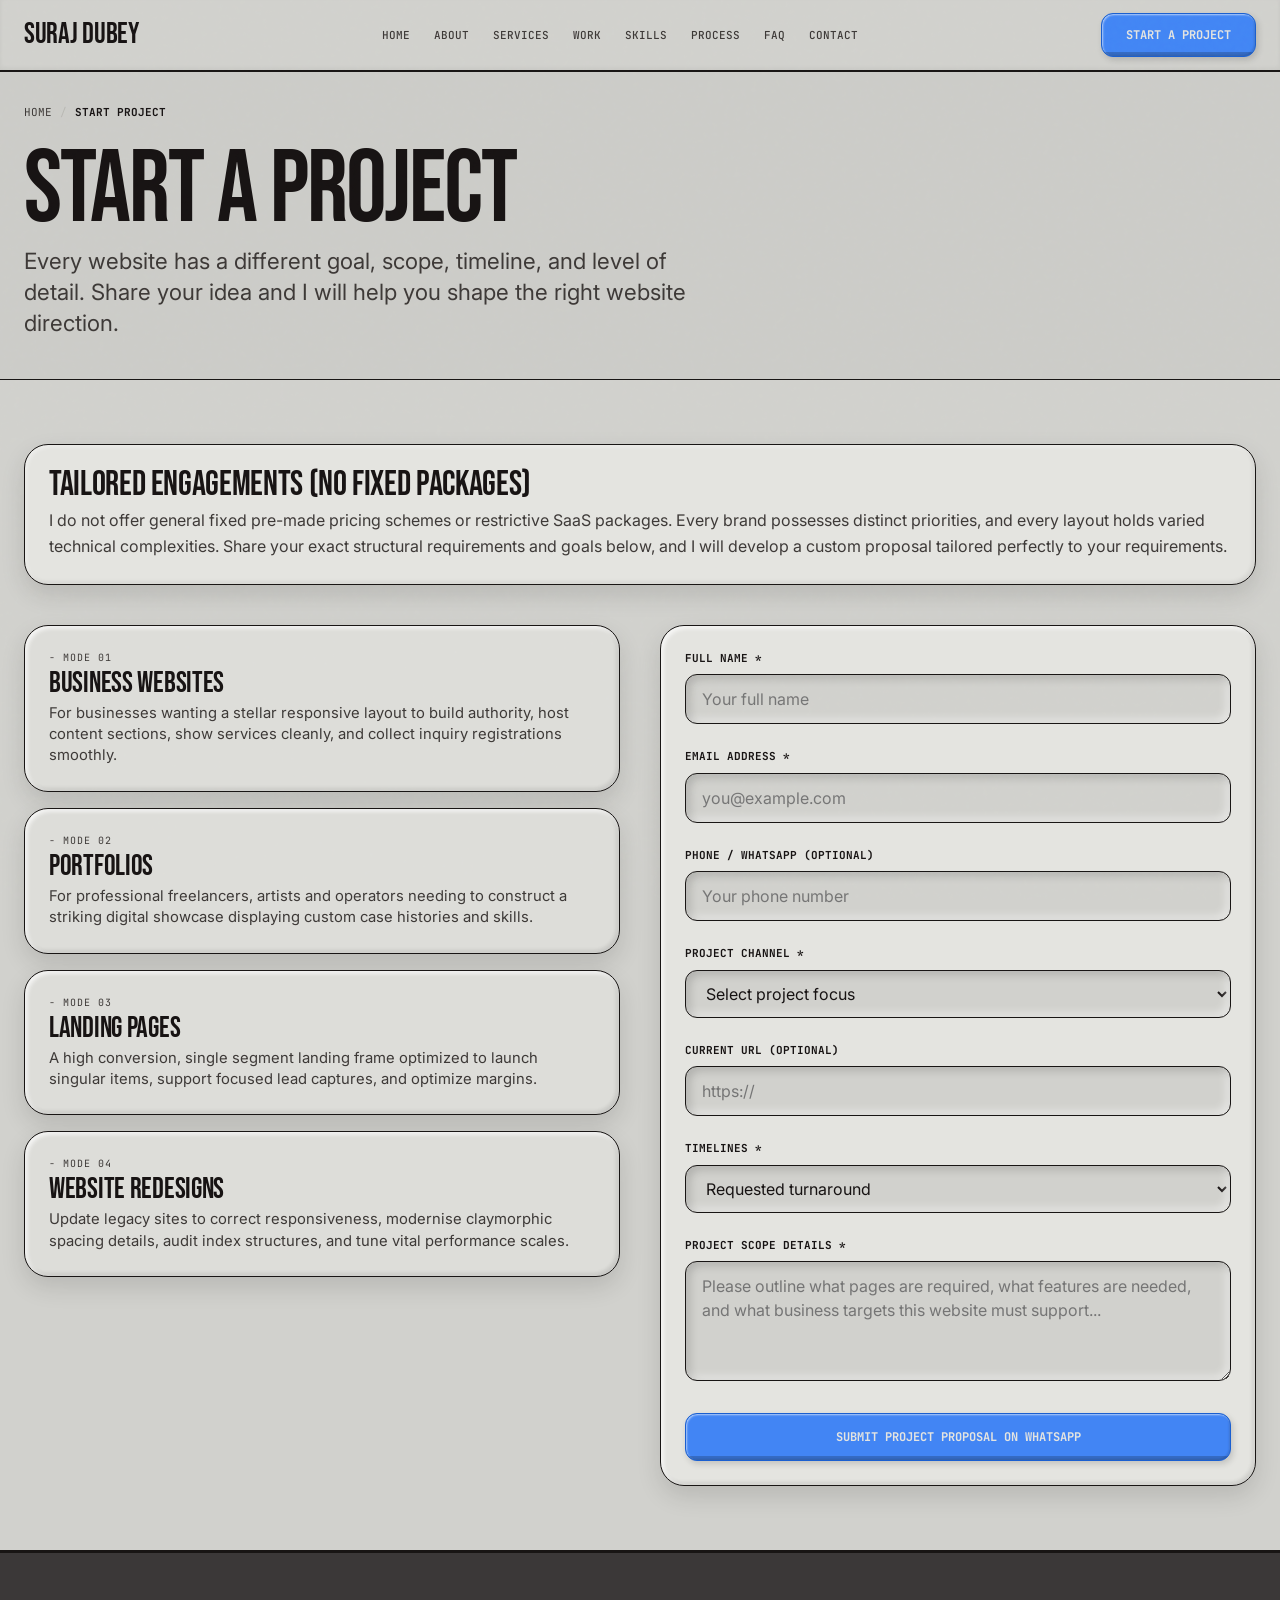
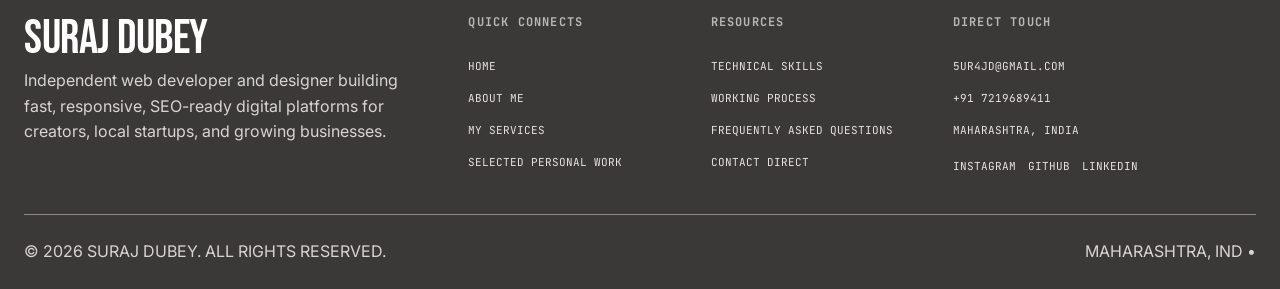
<file: start-project.html>
<!DOCTYPE html>
<html lang="en">
<head>
  <link rel="canonical" href="https://5ur4jd-dev.github.io/Mrsuraj/start-project.html">
  <meta charset="UTF-8">
  <meta name="viewport" content="width=device-width, initial-scale=1.0">
  <title>Start a Website Project | Suraj Dubey</title>
  <meta name="description" content="Share your website idea with Suraj Dubey and start a custom project for a business website, portfolio, landing page, redesign, UI/UX design, or automation workflow.">
  <meta name="keywords" content="Start website development, Suraj Dubey quote request, Custom frontend development India">
  
  <meta property="og:title" content="Start a Website Project | Suraj Dubey">
  <meta property="og:description" content="Share your website idea with Suraj Dubey and start a custom project for a business website, portfolio, landing page, redesign, UI/UX design, or automation workflow.">
  <meta property="og:type" content="website">
  <meta property="og:url" content="https://5ur4jd-dev.github.io/Mrsuraj/start-project.html">
  <meta property="og:image" content="https://5ur4jd-dev.github.io/Mrsuraj/og-image.jpg">
  <meta name="twitter:image" content="https://5ur4jd-dev.github.io/Mrsuraj/og-image.jpg">

  <link rel="stylesheet" href="assets/css/style.css">
  <link rel="icon" type="image/png" href="assets/Images/favicon.png">

  <script type="application/ld+json">
  {
    "@context": "https://schema.org",
    "@type": "WebPage",
    "name": "Start a Project Planner",
    "description": "Tactile submission matrix designed to collect exact website project metrics and customer requirements."
  }
  </script>
</head>
<body>
  <a href="#main-content" class="skip-link">Skip to main content</a>

  <!-- Navigation header -->
  <header class="site-header" id="site-header">
    <div class="container">
      <a href="index.html" class="site-logo" id="header-logo">
        <span>SURAJ DUBEY</span>
      </a>
      
      <button type="button" class="hamburger" id="mobile-nav-toggle" aria-label="Toggle navigation" aria-expanded="false" aria-controls="nav-menu-wrapper">
        <span></span>
        <span></span>
        <span></span></button>
      
      <nav class="nav-menu" id="nav-menu-wrapper" role="navigation" aria-label="Primary navigation">
        <a href="index.html" class="nav-link">Home</a>
        <a href="about.html" class="nav-link">About</a>
        <a href="services.html" class="nav-link">Services</a>
        <a href="work.html" class="nav-link">Work</a>
        <a href="skills.html" class="nav-link">Skills</a>
        <a href="process.html" class="nav-link">Process</a>
        <a href="faq.html" class="nav-link">FAQ</a>
        <a href="contact.html" class="nav-link">Contact</a>
      </nav>
      
      <a href="start-project.html" class="btn-physical btn-physical-primary btn-magnetic" id="header-cta-btn">Start a Project</a>
    </div>
  </header>

  <main id="main-content" tabindex="-1">
    
    <!-- Page intro header banner -->
    <header class="page-header" id="start-project-intro">
      <div class="container">
        <nav class="breadcrumbs" aria-label="Breadcrumb navigation">
          <a href="index.html">Home</a>
          <span class="separator">/</span>
          <span class="current">Start Project</span>
        </nav>
        <h1 class="page-header-title">START A PROJECT</h1>
        <p class="page-header-subtitle">Every website has a different goal, scope, timeline, and level of detail. Share your idea and I will help you shape the right website direction.</p>
      </div>
    </header>

    <!-- Project modes layout panel -->
    <section class="planner-layout-section" id="project-planner">
      <div class="container">
        
        <div class="reveal-element" style="margin-bottom: var(--space-lg); padding: var(--space-md); background-color: var(--color-bg-light); border: 1.5px solid var(--color-border); border-radius: var(--radius-lg); box-shadow: var(--shadow-clay-card);">
          <h2 style="font-size: 2.2rem; margin-bottom: var(--space-xs);">TAILORED ENGAGEMENTS (NO FIXED PACKAGES)</h2>
          <p style="color: var(--color-text-secondary); line-height: 1.6; margin: 0;">
            I do not offer general fixed pre-made pricing schemes or restrictive SaaS packages. Every brand possesses distinct priorities, and every layout holds varied technical complexities. Share your exact structural requirements and goals below, and I will develop a custom proposal tailored perfectly to your requirements.
          </p>
        </div>

        <div class="grid-cols-2">
          
          <!-- Column 1: Project Options Cards -->
          <div style="display:flex; flex-direction:column; gap: var(--space-sm);" id="planner-guide-column">
            
            <div class="clay-card reveal-element" style="display:flex; flex-direction:column; gap:6px;">
              <span class="mono-label" style="font-size: 10px;">- MODE 01</span>
              <h3 style="font-family: var(--font-heading); font-size: 1.8rem; margin: 0;">BUSINESS WEBSITES</h3>
              <p style="font-size: 0.925rem; color: var(--color-text-secondary); line-height: 1.45; margin:0;">
                For businesses wanting a stellar responsive layout to build authority, host content sections, show services cleanly, and collect inquiry registrations smoothly.
              </p>
            </div>

            <div class="clay-card reveal-element" style="display:flex; flex-direction:column; gap:6px;">
              <span class="mono-label" style="font-size: 10px;">- MODE 02</span>
              <h3 style="font-family: var(--font-heading); font-size: 1.8rem; margin: 0;">PORTFOLIOS</h3>
              <p style="font-size: 0.925rem; color: var(--color-text-secondary); line-height: 1.45; margin:0;">
                For professional freelancers, artists and operators needing to construct a striking digital showcase displaying custom case histories and skills.
              </p>
            </div>

            <div class="clay-card reveal-element" style="display:flex; flex-direction:column; gap:6px;">
              <span class="mono-label" style="font-size: 10px;">- MODE 03</span>
              <h3 style="font-family: var(--font-heading); font-size: 1.8rem; margin: 0;">LANDING PAGES</h3>
              <p style="font-size: 0.925rem; color: var(--color-text-secondary); line-height: 1.45; margin:0;">
                A high conversion, single segment landing frame optimized to launch singular items, support focused lead captures, and optimize margins.
              </p>
            </div>

            <div class="clay-card reveal-element" style="display:flex; flex-direction:column; gap:6px;">
              <span class="mono-label" style="font-size: 10px;">- MODE 04</span>
              <h3 style="font-family: var(--font-heading); font-size: 1.8rem; margin: 0;">WEBSITE REDESIGNS</h3>
              <p style="font-size: 0.925rem; color: var(--color-text-secondary); line-height: 1.45; margin:0;">
                Update legacy sites to correct responsiveness, modernise claymorphic spacing details, audit index structures, and tune vital performance scales.
              </p>
            </div>

          </div>

          <!-- Column 2: secure dynamic input form -->
          <div class="reveal-element" id="planner-form-column">
            <form class="tactile-form clay-card" style="padding: var(--space-md); background-color: var(--color-bg-light);" id="start-project-form">
              
              <!-- Hidden cryptographic protection fields -->
              <input type="hidden" name="csrf_token" value="abc123csrf">
              
              <!-- Hidden honeypot field to redirect and filter automated system crawlers -->
              <div class="website-honeypot">
                <label for="website_honeypot_field">Website</label>
                <input type="text" name="website_honeypot" id="website_honeypot_field" class="website-honeypot-field" tabindex="-1" autocomplete="off">
              </div>

              <div class="form-group">
                <label for="name" class="form-label">Full Name *</label>
                <input type="text" name="name" id="name" class="form-input" required placeholder="Your full name">
              </div>

              <div class="form-group">
                <label for="email" class="form-label">Email Address *</label>
                <input type="email" name="email" id="email" class="form-input" required placeholder="you@example.com">
              </div>

              <div class="form-group">
                <label for="phone" class="form-label">Phone / WhatsApp (Optional)</label>
                <input type="tel" name="phone" id="phone" class="form-input" placeholder="Your phone number">
              </div>

              <div class="form-group">
                <label for="project_type" class="form-label">Project Channel *</label>
                <select name="project_type" id="project_type" class="form-select" required>
                  <option value="" disabled selected>Select project focus</option>
                  <option value="Business Website">Business Website Setup</option>
                  <option value="Portfolio Website">Portfolio Platform Design</option>
                  <option value="Landing Page">Landing Conversion Page</option>
                  <option value="Website Redesign">Legacy Website Redesign</option>
                  <option value="UI/UX Design">UI/UX Layout Modeling</option>
                  <option value="Automation Setup">Workflows & Systems Automation</option>
                  <option value="SEO / Performance Optimization">SEO & Core Speed Tutelage</option>
                </select>
              </div>

              <div class="form-group">
                <label for="current_website" class="form-label">Current URL (Optional)</label>
                <input type="url" name="current_website" id="current_website" class="form-input" placeholder="https://">
              </div>

              <div class="form-group">
                <label for="timeline" class="form-label">Timelines *</label>
                <select name="timeline" id="timeline" class="form-select" required>
                  <option value="" disabled selected>Requested turnaround</option>
                  <option value="As soon as possible">As soon as possible</option>
                  <option value="Within 1 week">Within 1 week</option>
                  <option value="Within 2-4 weeks">Within 2-4 weeks</option>
                  <option value="Flexible timeline">Flexible timeline</option>
                </select>
              </div>

              <div class="form-group">
                <label for="message" class="form-label">Project Scope Details *</label>
                <textarea name="message" id="message" class="form-textarea" required placeholder="Please outline what pages are required, what features are needed, and what business targets this website must support..."></textarea>
              </div>

              <button type="submit" class="btn-physical btn-physical-primary btn-magnetic" style="width: 100%; margin-top: var(--space-xs); padding: 14px;">
                Submit Project Proposal on WhatsApp
              </button>
            </form>
          </div>

        </div>
      </div>
    </section>
  </main>

  <footer class="site-footer" id="site-footer">
    <div class="container">
      <div class="footer-grid">
        <div class="footer-col-brand" id="footer-brand-section">
          <h2>SURAJ DUBEY</h2>
          <p>Independent web developer and designer building fast, responsive, SEO-ready digital platforms for creators, local startups, and growing businesses.</p>
        </div>
        
        <div class="footer-col-links" id="footer-navigation-col">
          <h3>QUICK CONNECTS</h3>
          <ul class="footer-list">
            <li><a href="index.html" class="footer-link">Home</a></li>
            <li><a href="about.html" class="footer-link">About Me</a></li>
            <li><a href="services.html" class="footer-link">My Services</a></li>
            <li><a href="work.html" class="footer-link">Selected Personal Work</a></li>
          </ul>
        </div>

        <div class="footer-col-links" id="footer-support-col">
          <h3>RESOURCES</h3>
          <ul class="footer-list">
            <li><a href="skills.html" class="footer-link">Technical Skills</a></li>
            <li><a href="process.html" class="footer-link">Working Process</a></li>
            <li><a href="faq.html" class="footer-link">Frequently Asked Questions</a></li>
            <li><a href="contact.html" class="footer-link">Contact Direct</a></li>
          </ul>
        </div>

        <div class="footer-col-links" id="footer-contact-details-col">
          <h3>DIRECT TOUCH</h3>
          <ul class="footer-list">
            <li><a href="mailto:5ur4jd@gmail.com" class="footer-link">5ur4jd@gmail.com</a></li>
            <li><a href="tel:+917219689411" class="footer-link">+91 7219689411</a></li>
            <li><span class="footer-link" style="text-decoration:none;">Maharashtra, India</span></li>
            <li style="margin-top: 10px; display: flex; gap: 12px;">
              <a href="https://instagram.com/debugtheory" target="_blank" rel="noopener noreferrer" aria-label="Instagram" class="footer-link">Instagram</a>
              <a href="https://github.com/5ur4jd-dev" target="_blank" rel="noopener noreferrer" aria-label="GitHub" class="footer-link">GitHub</a>
              <a href="https://www.linkedin.com/in/suraj-dubey-6b16163ba" target="_blank" rel="noopener noreferrer" aria-label="LinkedIn" class="footer-link">LinkedIn</a>
            </li>
          </ul>
        </div>
      </div>
      
      <div class="footer-bottom">
        <p id="copyright-text">&copy; 2026 SURAJ DUBEY. ALL RIGHTS RESERVED.</p>
        <p id="footer-meta-detail"> MAHARASHTRA, IND &bull;</p>
      </div>
    </div>
  </footer>

  <script src="assets/js/navigation.js" defer></script>
  <script src="assets/js/interactions.js" defer></script>
  <script src="assets/js/form.js" defer></script>
  <script src="assets/js/main.js" defer></script>
</body>
</html>
</file>
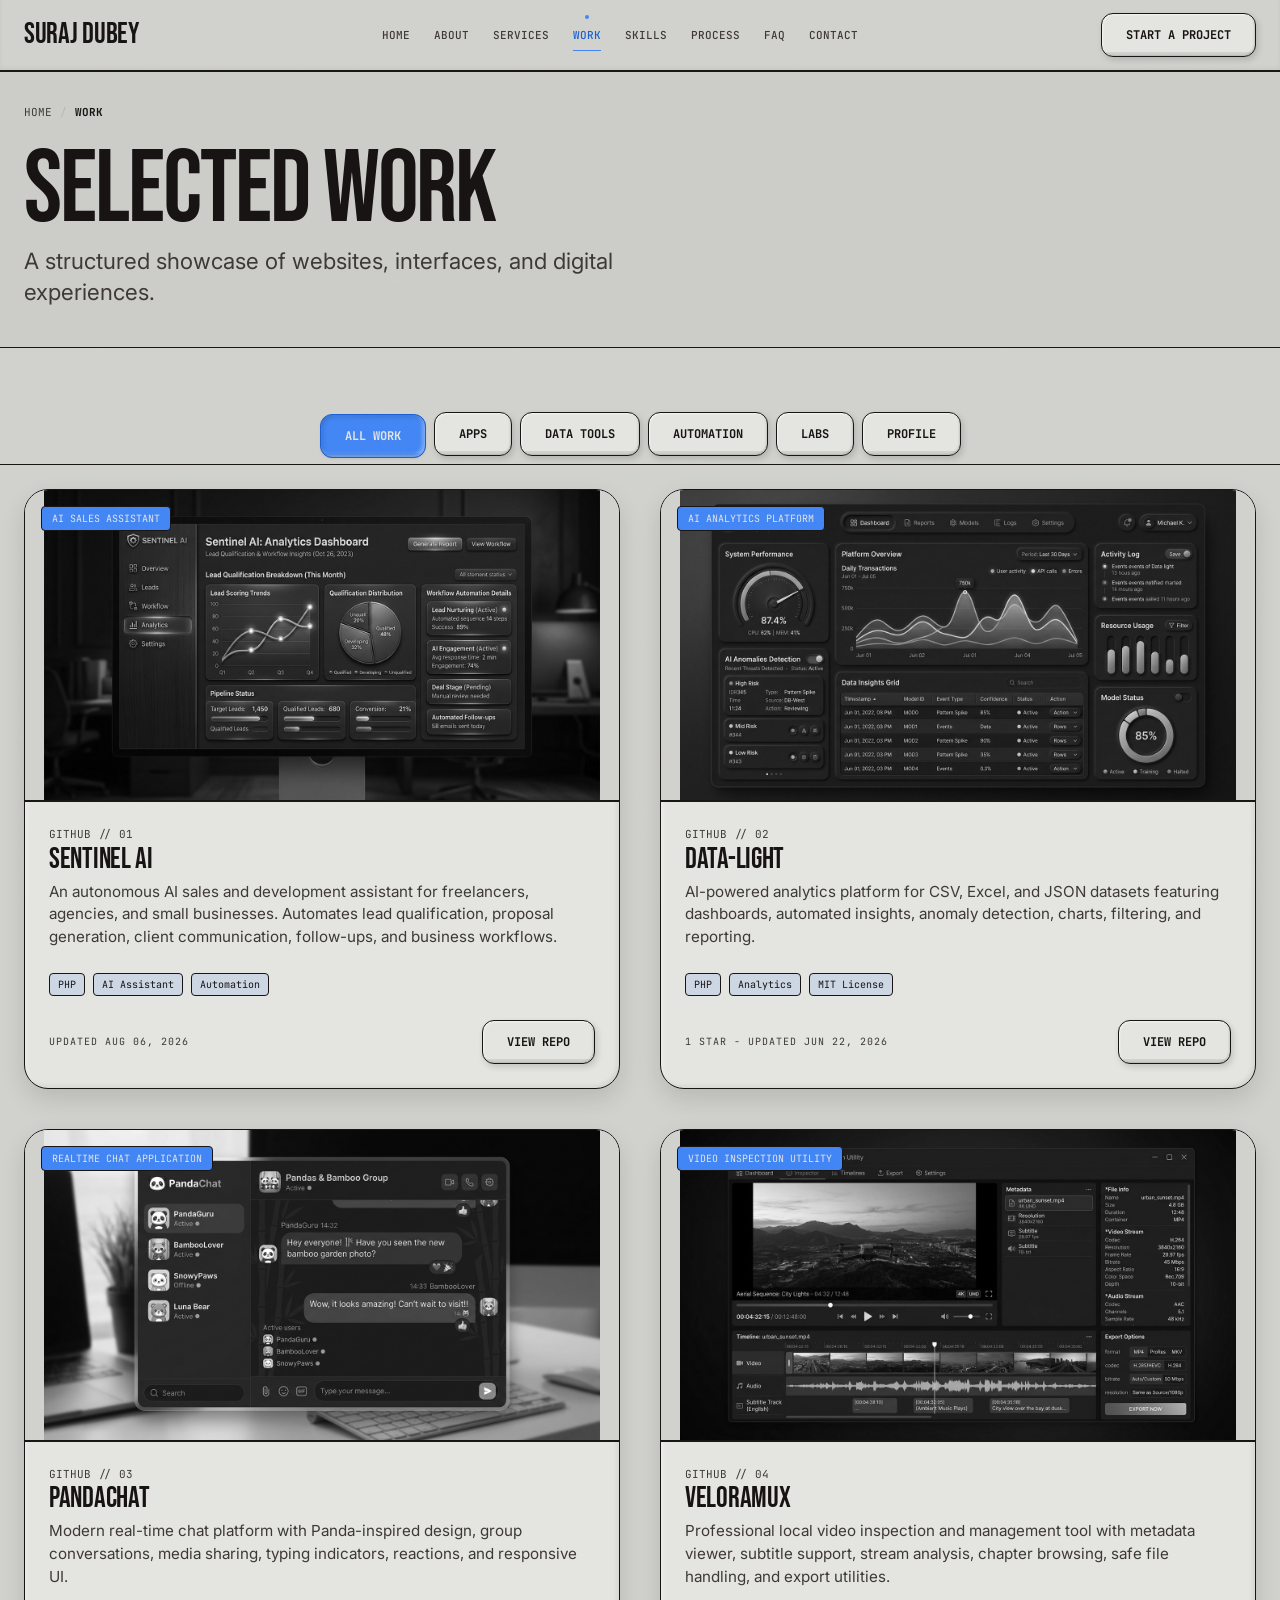
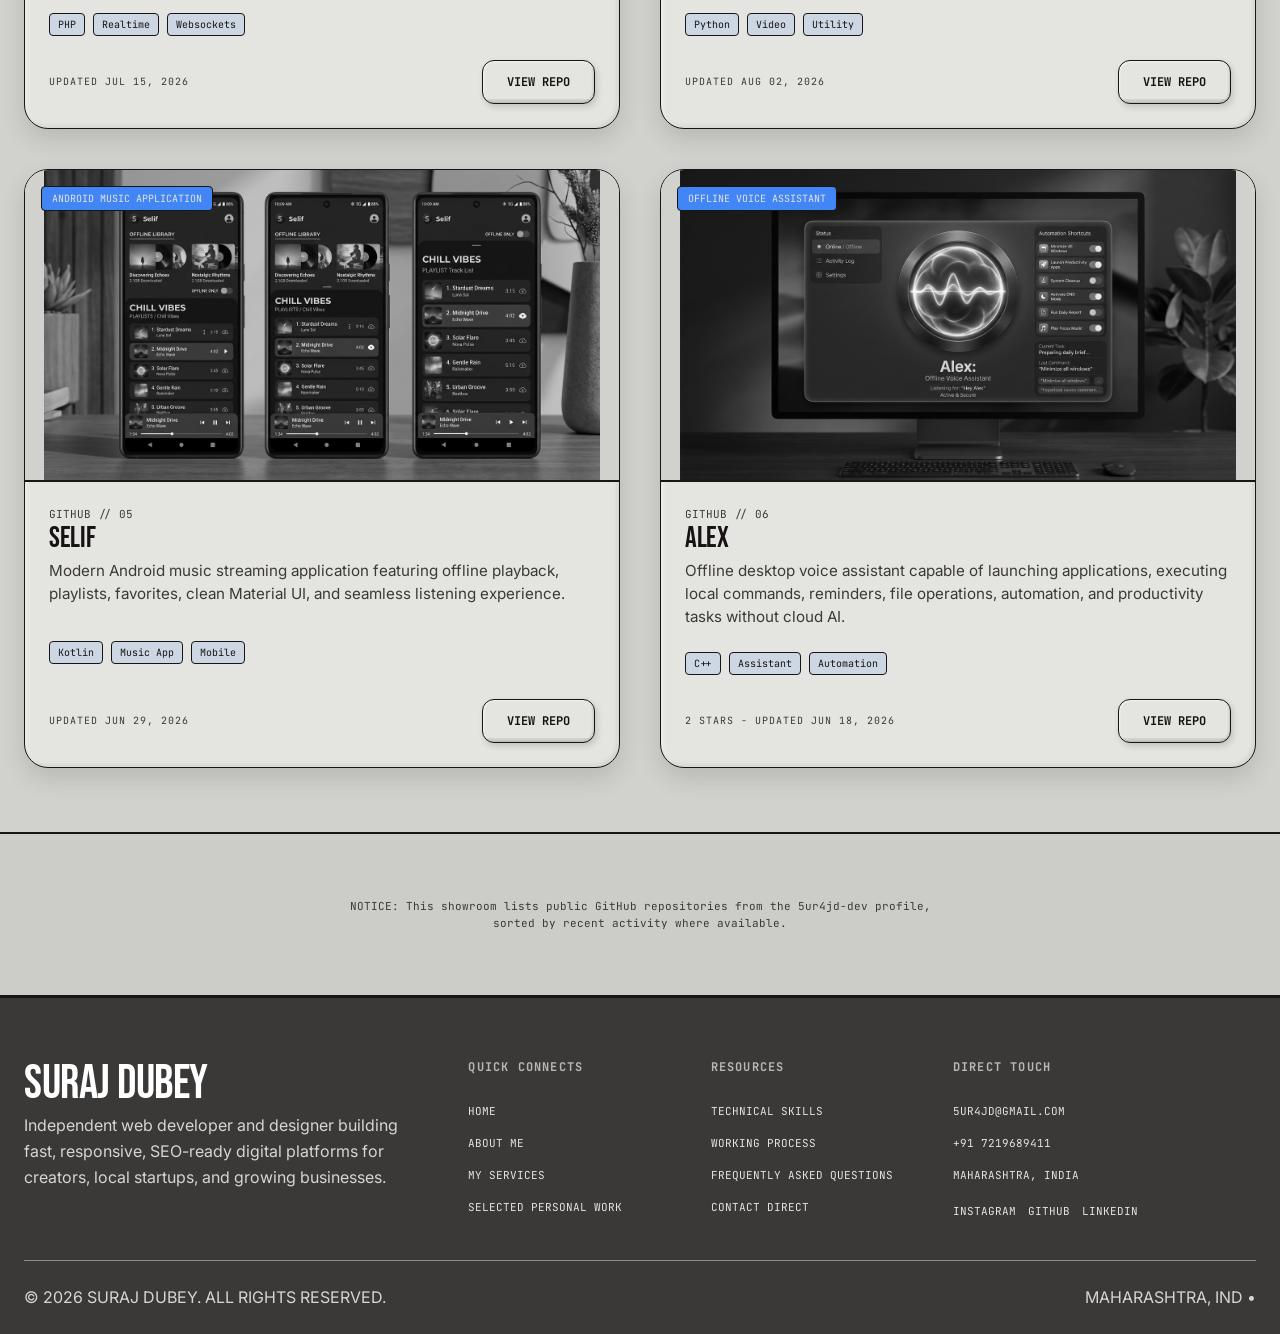
<file: work.html>
<!DOCTYPE html>
<html lang="en">
<head>
  <link rel="canonical" href="https://5ur4jd-dev.github.io/Mrsuraj/work.html">
  <meta charset="UTF-8">
  <meta name="viewport" content="width=device-width, initial-scale=1.0">
  <title>Selected Work | Suraj Dubey Web Developer Portfolio</title>
  <meta name="description" content="View selected website, UI/UX, landing page, portfolio, redesign, and automation project examples by Suraj Dubey.">
  <meta name="keywords" content="Suraj Dubey Portfolio, web design examples, landing page work, frontend developer portfolio">
  
  <meta property="og:title" content="Selected Work | Suraj Dubey Portfolio">
  <meta property="og:description" content="View selected website, UI/UX, landing page, portfolio, redesign, and automation project examples by Suraj Dubey.">
  <meta property="og:type" content="website">
  <meta property="og:url" content="https://5ur4jd-dev.github.io/Mrsuraj/work.html">
  <meta property="og:image" content="https://5ur4jd-dev.github.io/Mrsuraj/og-image.jpg">
  <meta name="twitter:image" content="https://5ur4jd-dev.github.io/Mrsuraj/og-image.jpg">

  <link rel="stylesheet" href="assets/css/style.css">
  <link rel="icon" type="image/png" href="assets/Images/favicon.png">

  <script type="application/ld+json">
  {
    "@context": "https://schema.org",
    "@type": "WebPage",
    "name": "Selected Work Showcase",
    "description": "Showcase of website redesigns, custom creations, and automations executed by Suraj Dubey."
  }
  </script>
</head>
<body>
  <a href="#main-content" class="skip-link">Skip to main content</a>

  <!-- Navigation header -->
  <header class="site-header" id="site-header">
    <div class="container">
      <a href="index.html" class="site-logo" id="header-logo">
        <span>SURAJ DUBEY</span>
      </a>
      
      <button type="button" class="hamburger" id="mobile-nav-toggle" aria-label="Toggle navigation" aria-expanded="false" aria-controls="nav-menu-wrapper">
        <span></span>
        <span></span>
        <span></span></button>
      
      <nav class="nav-menu" id="nav-menu-wrapper" role="navigation" aria-label="Primary navigation">
        <a href="index.html" class="nav-link">Home</a>
        <a href="about.html" class="nav-link">About</a>
        <a href="services.html" class="nav-link">Services</a>
        <a href="work.html" class="nav-link active">Work</a>
        <a href="skills.html" class="nav-link">Skills</a>
        <a href="process.html" class="nav-link">Process</a>
        <a href="faq.html" class="nav-link">FAQ</a>
        <a href="contact.html" class="nav-link">Contact</a>
      </nav>
      
      <a href="start-project.html" class="btn-physical btn-magnetic" id="header-cta-btn">Start a Project</a>
    </div>
  </header>

  <main id="main-content" tabindex="-1">
    
    <!-- Page intro header banner -->
    <header class="page-header" id="work-intro">
      <div class="container">
        <nav class="breadcrumbs" aria-label="Breadcrumb navigation">
          <a href="index.html">Home</a>
          <span class="separator">/</span>
          <span class="current">Work</span>
        </nav>
        <h1 class="page-header-title">SELECTED WORK</h1>
        <p class="page-header-subtitle">A structured showcase of websites, interfaces, and digital experiences.</p>
      </div>
    </header>

    <!-- Project dynamic filters -->
    <section class="filters-panel-section" id="portfolio-filters" style="padding-bottom: var(--space-xs);">
      <div class="container flex-center" style="flex-wrap: wrap; gap: var(--space-xs);">
        <button class="btn-physical filter-btn pressed" data-filter="all" aria-pressed="true">All Work</button>
        <button class="btn-physical filter-btn" data-filter="app" aria-pressed="false">Apps</button>
        <button class="btn-physical filter-btn" data-filter="data" aria-pressed="false">Data Tools</button>
        <button class="btn-physical filter-btn" data-filter="automation" aria-pressed="false">Automation</button>
        <button class="btn-physical filter-btn" data-filter="learning" aria-pressed="false">Labs</button>
        <button class="btn-physical filter-btn" data-filter="profile" aria-pressed="false">Profile</button>
      </div>
    </section>

    <!-- Work portfolio grid -->
    <section class="portfolio-grid-section" id="projects-showroom" style="padding-top: var(--space-md);">
      <div class="container">
        <div class="grid-cols-2" id="portfolio-cards-container">
          <article class="project-card reveal-element" data-category="automation" id="project-card-sentinel-ai-fallback">
            <div class="project-thumbnail-wrapper is-loading">
              <span class="project-overlay">AI Sales Assistant</span>
              <img src="assets/Images/sentinel_ai_preview.jpg" alt="Sentinel AI GitHub project preview" class="project-thumbnail" width="1200" height="630" referrerpolicy="no-referrer" loading="lazy" decoding="async">
            </div>
            <div class="project-body">
              <span class="project-num">GITHUB // 01</span>
              <h2 class="project-title">Sentinel AI</h2>
              <p class="project-desc">An autonomous AI sales and development assistant for freelancers, agencies, and small businesses. Automates lead qualification, proposal generation, client communication, follow-ups, and business workflows.</p>
              <div class="project-tags"><span class="project-tag">PHP</span><span class="project-tag">AI Assistant</span><span class="project-tag">Automation</span></div>
              <div class="project-card-footer"><span class="mono-label project-status">Updated Aug 06, 2026</span><a href="https://github.com/5ur4jd-dev/Sentinel_AI" target="_blank" rel="noopener noreferrer" class="btn-physical btn-magnetic">View Repo</a></div>
            </div>
          </article>

          <article class="project-card reveal-element" data-category="data" id="project-card-data-light-fallback">
            <div class="project-thumbnail-wrapper is-loading">
              <span class="project-overlay">AI Analytics Platform</span>
              <img src="assets/Images/data_light_preview.jpg" alt="Data-light GitHub project preview" class="project-thumbnail" width="1200" height="630" referrerpolicy="no-referrer" loading="lazy" decoding="async">
            </div>
            <div class="project-body">
              <span class="project-num">GITHUB // 02</span>
              <h2 class="project-title">Data-light</h2>
              <p class="project-desc">AI-powered analytics platform for CSV, Excel, and JSON datasets featuring dashboards, automated insights, anomaly detection, charts, filtering, and reporting.</p>
              <div class="project-tags"><span class="project-tag">PHP</span><span class="project-tag">Analytics</span><span class="project-tag">MIT License</span></div>
              <div class="project-card-footer"><span class="mono-label project-status">1 star - Updated Jun 22, 2026</span><a href="https://github.com/5ur4jd-dev/Data-light" target="_blank" rel="noopener noreferrer" class="btn-physical btn-magnetic">View Repo</a></div>
            </div>
          </article>

          <article class="project-card reveal-element" data-category="app" id="project-card-pandachat-fallback">
            <div class="project-thumbnail-wrapper is-loading">
              <span class="project-overlay">Realtime Chat Application</span>
              <img src="assets/Images/panda_chat_preview.jpg" alt="PandaChat GitHub project preview" class="project-thumbnail" width="1200" height="630" referrerpolicy="no-referrer" loading="lazy" decoding="async">
            </div>
            <div class="project-body">
              <span class="project-num">GITHUB // 03</span>
              <h2 class="project-title">PandaChat</h2>
              <p class="project-desc">Modern real-time chat platform with Panda-inspired design, group conversations, media sharing, typing indicators, reactions, and responsive UI.</p>
              <div class="project-tags"><span class="project-tag">PHP</span><span class="project-tag">Realtime</span><span class="project-tag">Websockets</span></div>
              <div class="project-card-footer"><span class="mono-label project-status">Updated Jul 15, 2026</span><a href="https://github.com/5ur4jd-dev/PandaChat" target="_blank" rel="noopener noreferrer" class="btn-physical btn-magnetic">View Repo</a></div>
            </div>
          </article>

          <article class="project-card reveal-element" data-category="app" id="project-card-veloramux-fallback">
            <div class="project-thumbnail-wrapper is-loading">
              <span class="project-overlay">Video Inspection Utility</span>
              <img src="assets/Images/velora_mux_preview.jpg" alt="VeloraMux GitHub project preview" class="project-thumbnail" width="1200" height="630" referrerpolicy="no-referrer" loading="lazy" decoding="async">
            </div>
            <div class="project-body">
              <span class="project-num">GITHUB // 04</span>
              <h2 class="project-title">VeloraMux</h2>
              <p class="project-desc">Professional local video inspection and management tool with metadata viewer, subtitle support, stream analysis, chapter browsing, safe file handling, and export utilities.</p>
              <div class="project-tags"><span class="project-tag">Python</span><span class="project-tag">Video</span><span class="project-tag">Utility</span></div>
              <div class="project-card-footer"><span class="mono-label project-status">Updated Aug 02, 2026</span><a href="https://github.com/5ur4jd-dev/VeloraMux" target="_blank" rel="noopener noreferrer" class="btn-physical btn-magnetic">View Repo</a></div>
            </div>
          </article>

          <article class="project-card reveal-element" data-category="app" id="project-card-selif-fallback">
            <div class="project-thumbnail-wrapper is-loading">
              <span class="project-overlay">Android Music Application</span>
              <img src="assets/Images/selif_preview.jpg" alt="Selif GitHub project preview" class="project-thumbnail" width="1200" height="630" referrerpolicy="no-referrer" loading="lazy" decoding="async">
            </div>
            <div class="project-body">
              <span class="project-num">GITHUB // 05</span>
              <h2 class="project-title">Selif</h2>
              <p class="project-desc">Android music streaming application featuring offline playback, playlists, favorites, clean Material UI, and seamless listening experience.</p>
              <div class="project-tags"><span class="project-tag">Kotlin</span><span class="project-tag">Music App</span><span class="project-tag">Mobile</span></div>
              <div class="project-card-footer"><span class="mono-label project-status">Updated Jun 29, 2026</span><a href="https://github.com/5ur4jd-dev/Selif" target="_blank" rel="noopener noreferrer" class="btn-physical btn-magnetic">View Repo</a></div>
            </div>
          </article>

          <article class="project-card reveal-element" data-category="automation" id="project-card-alex-fallback">
            <div class="project-thumbnail-wrapper is-loading">
              <span class="project-overlay">Offline Voice Assistant</span>
              <img src="assets/Images/alex_preview.jpg" alt="Alex GitHub project preview" class="project-thumbnail" width="1200" height="630" referrerpolicy="no-referrer" loading="lazy" decoding="async">
            </div>
            <div class="project-body">
              <span class="project-num">GITHUB // 06</span>
              <h2 class="project-title">Alex</h2>
              <p class="project-desc">Offline desktop voice assistant capable of launching applications, executing local commands, reminders, file operations, automation, and productivity tasks without cloud AI.</p>
              <div class="project-tags"><span class="project-tag">C++</span><span class="project-tag">Assistant</span><span class="project-tag">Automation</span></div>
              <div class="project-card-footer"><span class="mono-label project-status">2 stars - Updated Jun 18, 2026</span><a href="https://github.com/5ur4jd-dev/Alex" target="_blank" rel="noopener noreferrer" class="btn-physical btn-magnetic">View Repo</a></div>
            </div>
          </article>
        </div>
      </div>
    </section>

    <!-- Context disclaimer message -->
    <section class="disclaimer-panel" id="disclaimer-work" style="text-align: center; background-color: var(--color-bg-base-alt); border-top: 1.5px solid var(--color-border);">
      <div class="container reveal-element">
        <p style="font-family: var(--font-mono); font-size: 11px; max-width: 620px; margin:0 auto; line-height: 1.5;">
          NOTICE: This showroom lists public GitHub repositories from the 5ur4jd-dev profile, sorted by recent activity where available.
        </p>
      </div>
    </section>
  </main>

  <footer class="site-footer" id="site-footer">
    <div class="container">
      <div class="footer-grid">
        <div class="footer-col-brand" id="footer-brand-section">
          <h2>SURAJ DUBEY</h2>
          <p>Independent web developer and designer building fast, responsive, SEO-ready digital platforms for creators, local startups, and growing businesses.</p>
        </div>
        
        <div class="footer-col-links" id="footer-navigation-col">
          <h3>QUICK CONNECTS</h3>
          <ul class="footer-list">
            <li><a href="index.html" class="footer-link">Home</a></li>
            <li><a href="about.html" class="footer-link">About Me</a></li>
            <li><a href="services.html" class="footer-link">My Services</a></li>
            <li><a href="work.html" class="footer-link">Selected Personal Work</a></li>
          </ul>
        </div>

        <div class="footer-col-links" id="footer-support-col">
          <h3>RESOURCES</h3>
          <ul class="footer-list">
            <li><a href="skills.html" class="footer-link">Technical Skills</a></li>
            <li><a href="process.html" class="footer-link">Working Process</a></li>
            <li><a href="faq.html" class="footer-link">Frequently Asked Questions</a></li>
            <li><a href="contact.html" class="footer-link">Contact Direct</a></li>
          </ul>
        </div>

        <div class="footer-col-links" id="footer-contact-details-col">
          <h3>DIRECT TOUCH</h3>
          <ul class="footer-list">
            <li><a href="mailto:5ur4jd@gmail.com" class="footer-link">5ur4jd@gmail.com</a></li>
            <li><a href="tel:+917219689411" class="footer-link">+91 7219689411</a></li>
            <li><span class="footer-link" style="text-decoration:none;">Maharashtra, India</span></li>
            <li style="margin-top: 10px; display: flex; gap: 12px;">
              <a href="https://instagram.com/debugtheory" target="_blank" rel="noopener noreferrer" aria-label="Instagram" class="footer-link">Instagram</a>
              <a href="https://github.com/5ur4jd-dev" target="_blank" rel="noopener noreferrer" aria-label="GitHub" class="footer-link">GitHub</a>
              <a href="https://www.linkedin.com/in/suraj-dubey-6b16163ba" target="_blank" rel="noopener noreferrer" aria-label="LinkedIn" class="footer-link">LinkedIn</a>
            </li>
          </ul>
        </div>
      </div>
      
      <div class="footer-bottom">
        <p id="copyright-text">&copy; 2026 SURAJ DUBEY. ALL RIGHTS RESERVED.</p>
        <p id="footer-meta-detail"> MAHARASHTRA, IND &bull;</p>
      </div>
    </div>
  </footer>

  <script src="assets/js/navigation.js" defer></script>
  <script src="assets/js/interactions.js" defer></script>
  <script src="assets/js/github-projects.js" defer></script>
  <script src="assets/js/project-filter.js" defer></script>
  <script src="assets/js/main.js" defer></script>
</body>
</html>
</file>
<file: assets/css/style.css>
/* Main Stylesheet Bundler */
@import url('reset.css');
@import url('variables.css');
@import url('base.css');
@import url('layout.css');
@import url('components.css');
@import url('animations.css');
@import url('responsive.css');
</file>
